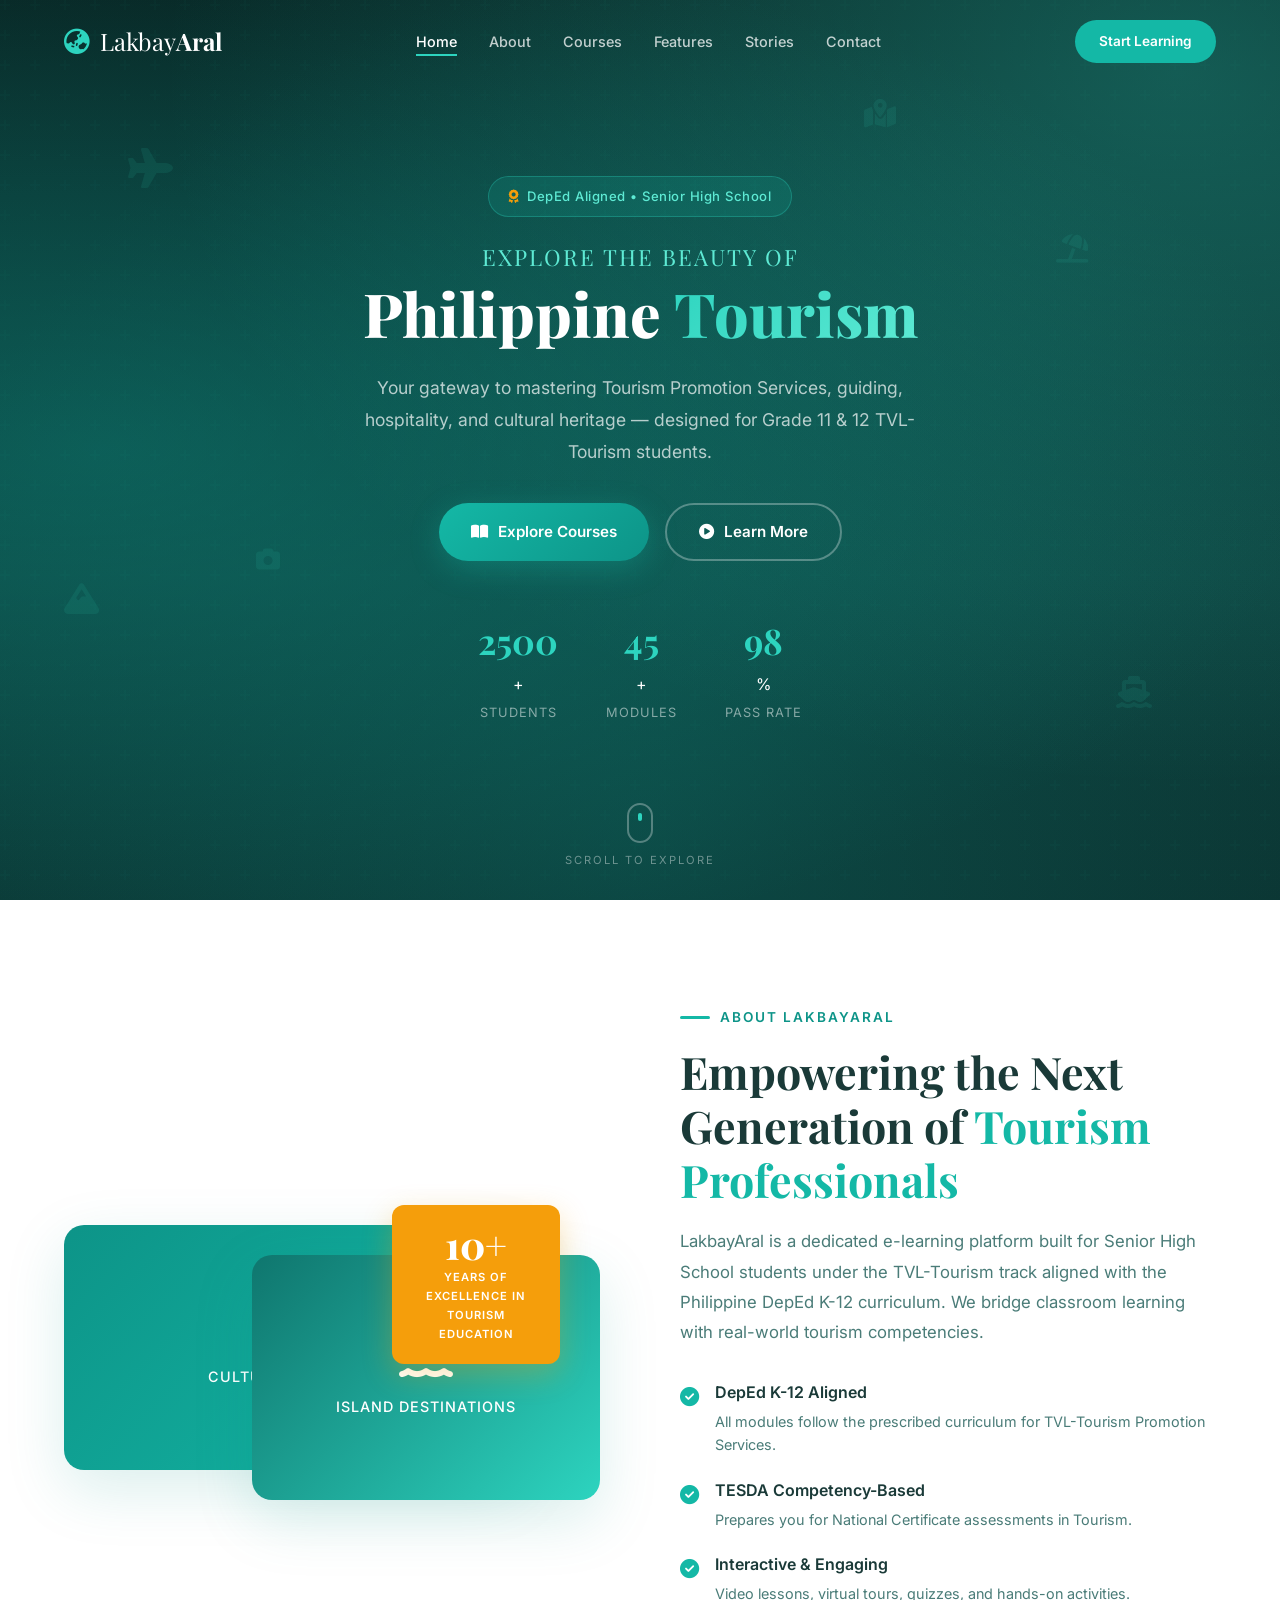
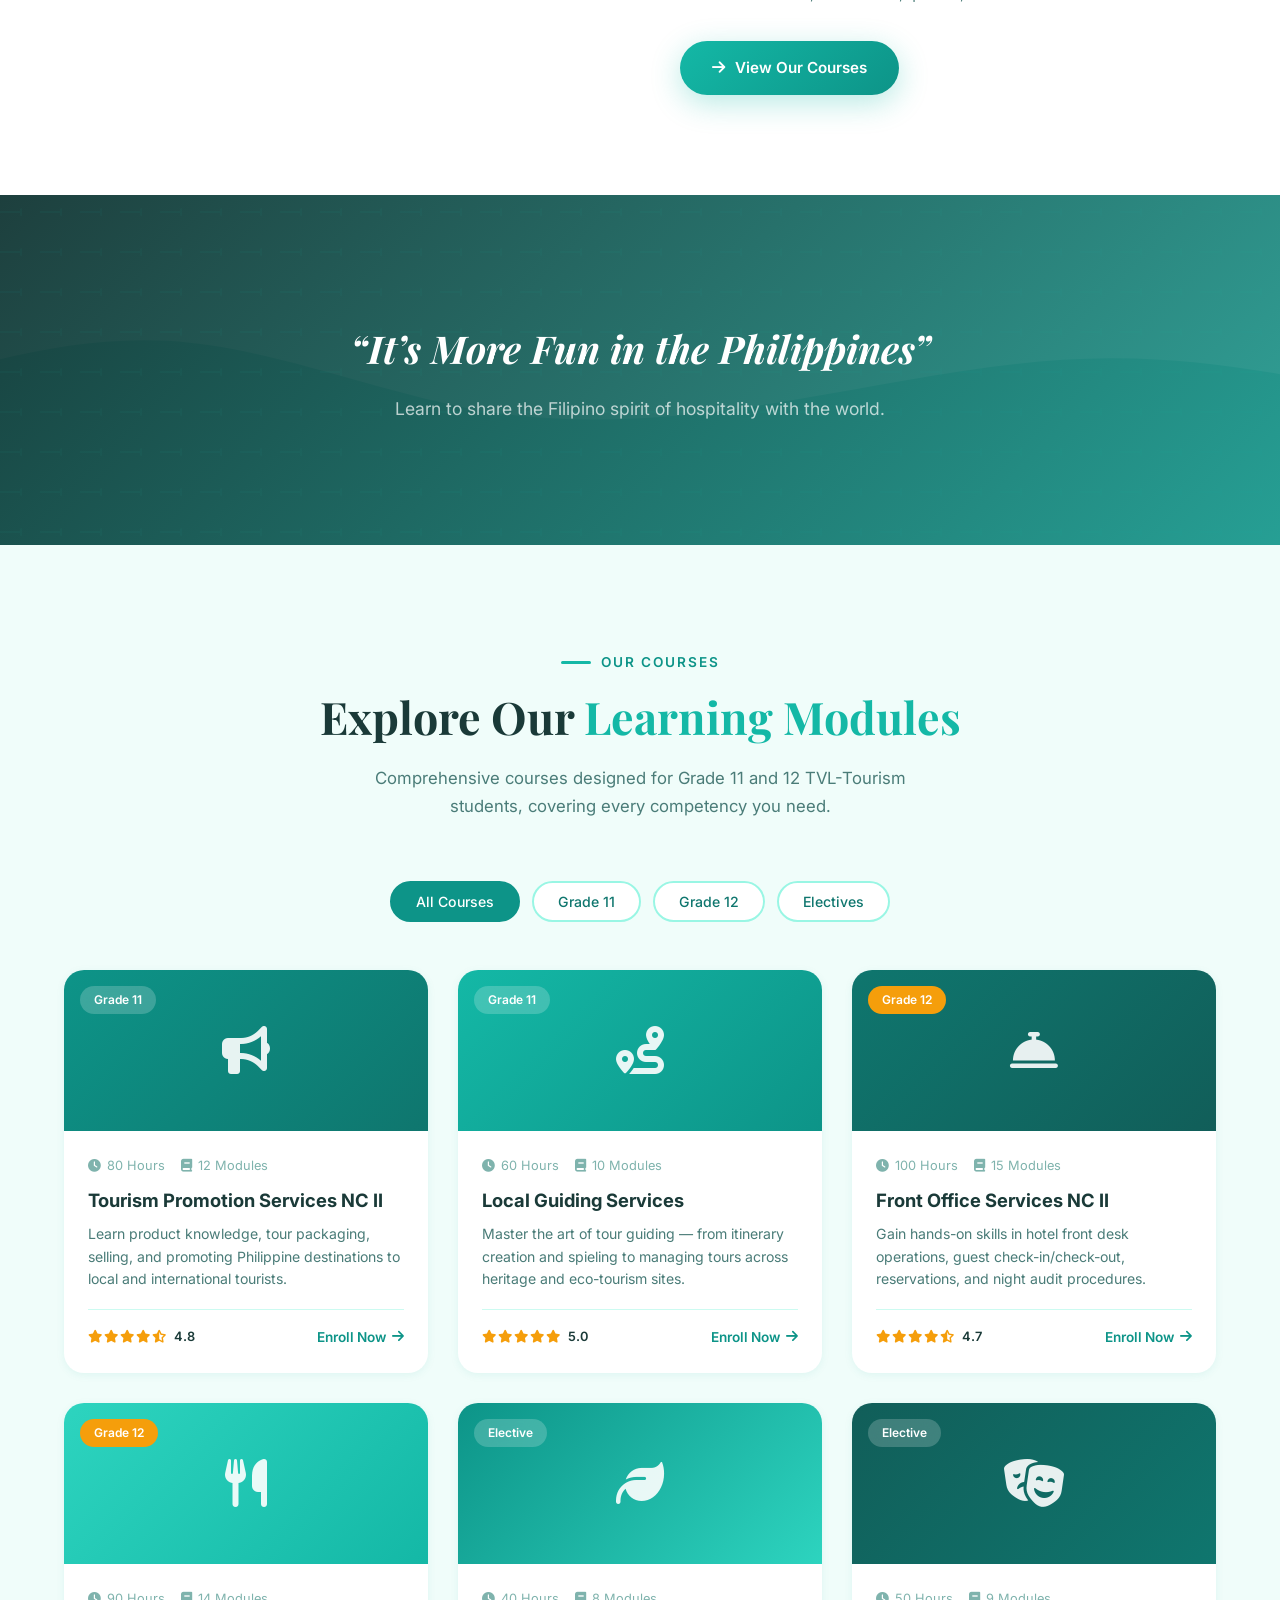
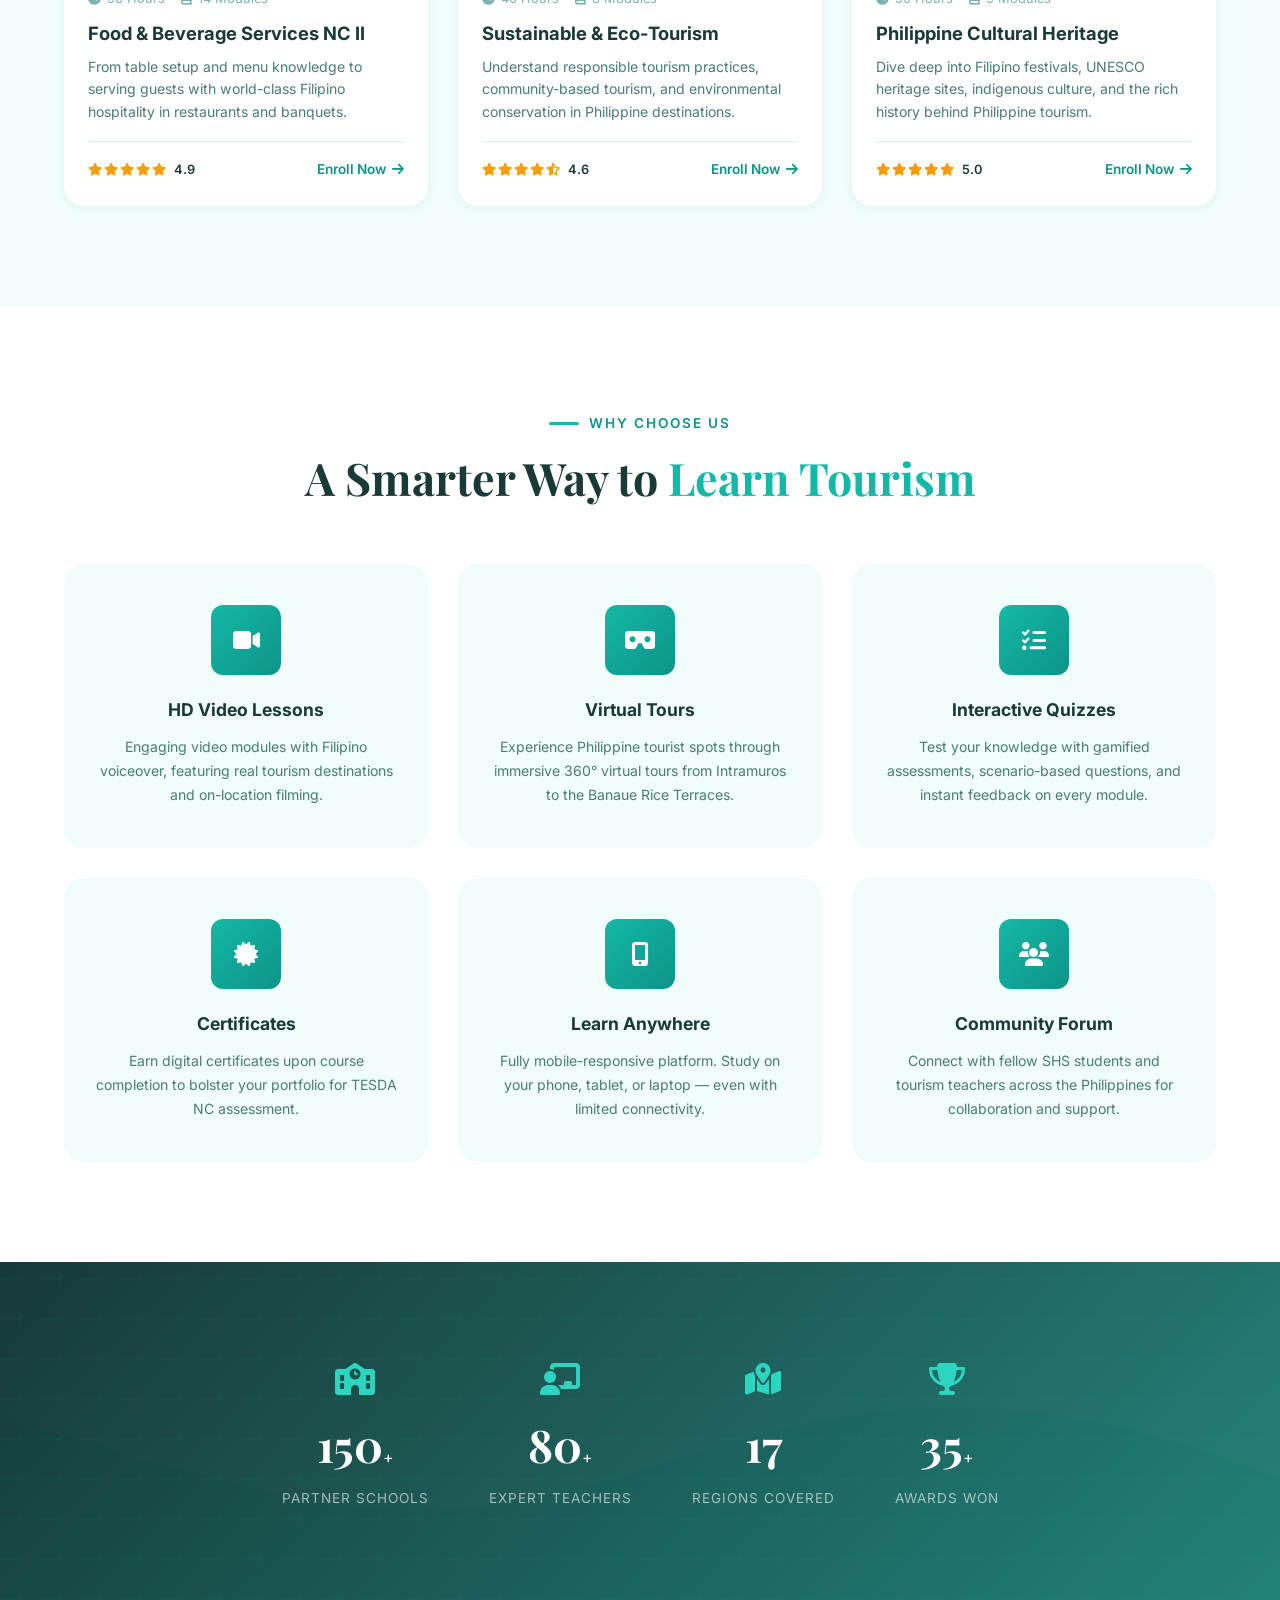
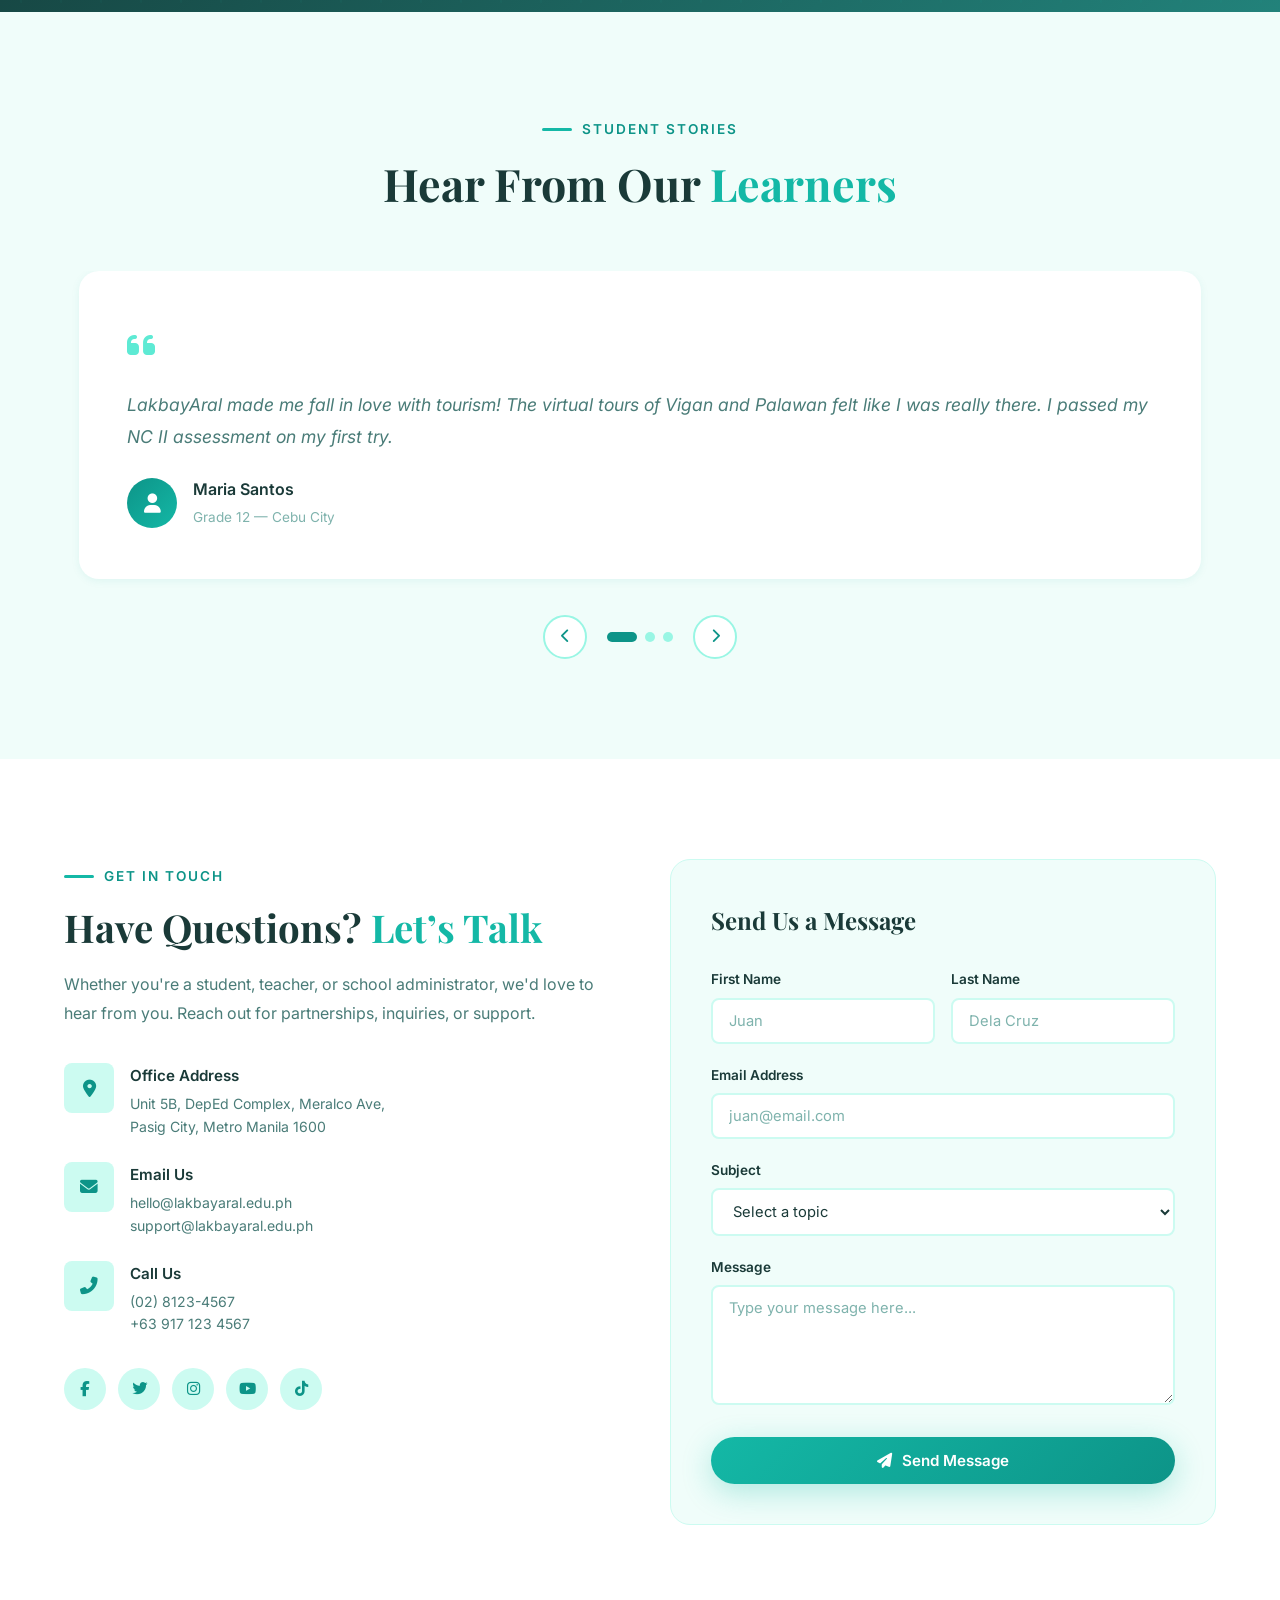
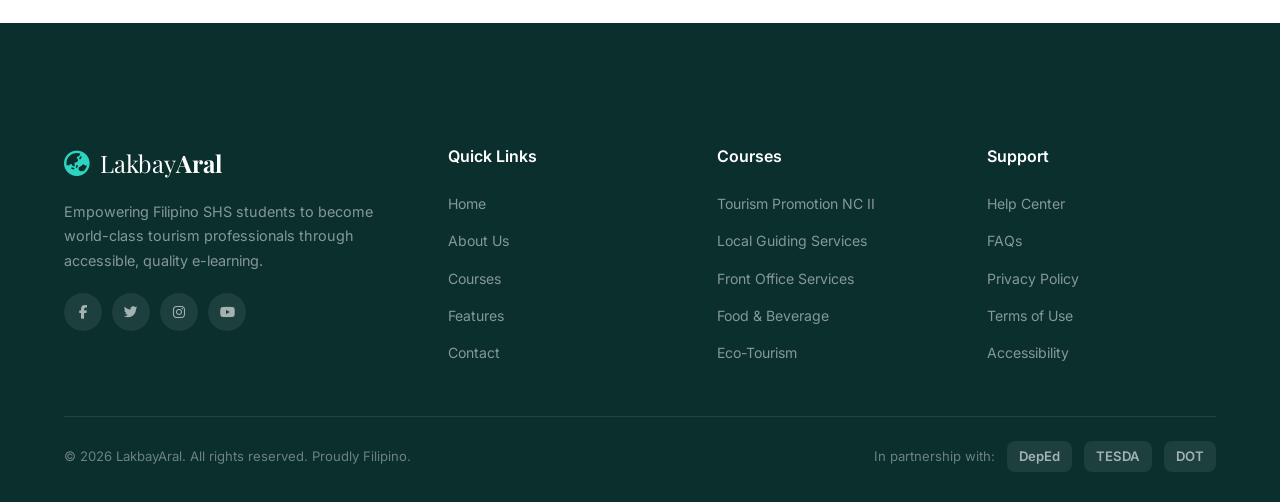
<file: index.html>
<!DOCTYPE html>
<html lang="en">
<head>
  <meta charset="UTF-8">
  <meta name="viewport" content="width=device-width, initial-scale=1.0">
  <title>LakbayAral — Philippine Tourism E-Learning</title>
  <link href="https://fonts.googleapis.com/css2?family=Playfair+Display:wght@400;600;700;800&family=Inter:wght@300;400;500;600;700&display=swap" rel="stylesheet">
  <link rel="stylesheet" href="https://cdnjs.cloudflare.com/ajax/libs/font-awesome/6.5.1/css/all.min.css">
  <link rel="stylesheet" href="styles.css">
</head>
<body>

  <!-- Preloader -->
  <div id="preloader">
    <div class="loader-inner">
      <div class="loader-compass">
        <i class="fas fa-compass"></i>
      </div>
      <p>Discovering Philippines...</p>
    </div>
  </div>

  <!-- Floating Nav -->
  <nav id="navbar">
    <div class="nav-container">
      <a href="#" class="logo">
        <i class="fas fa-globe-asia"></i>
        <span>Lakbay<strong>Aral</strong></span>
      </a>
      <ul class="nav-links" id="navLinks">
        <li><a href="#home" class="active">Home</a></li>
        <li><a href="#about">About</a></li>
        <li><a href="#courses">Courses</a></li>
        <li><a href="#features">Features</a></li>
        <li><a href="#testimonials">Stories</a></li>
        <li><a href="#contact">Contact</a></li>
      </ul>
      <a href="#courses" class="nav-cta">Start Learning</a>
      <button class="hamburger" id="hamburger" aria-label="Toggle menu">
        <span></span>
        <span></span>
        <span></span>
      </button>
    </div>
  </nav>

  <!-- Hero Section with Parallax -->
  <section id="home" class="hero">
    <div class="hero-parallax-bg"></div>
    <div class="hero-overlay"></div>
    <div class="floating-elements">
      <div class="float-item float-1"><i class="fas fa-plane"></i></div>
      <div class="float-item float-2"><i class="fas fa-umbrella-beach"></i></div>
      <div class="float-item float-3"><i class="fas fa-mountain"></i></div>
      <div class="float-item float-4"><i class="fas fa-ship"></i></div>
      <div class="float-item float-5"><i class="fas fa-camera"></i></div>
      <div class="float-item float-6"><i class="fas fa-map-marked-alt"></i></div>
    </div>
    <div class="hero-content">
      <div class="hero-badge animate-on-scroll">
        <i class="fas fa-award"></i>
        <span>DepEd Aligned &bull; Senior High School</span>
      </div>
      <h1 class="hero-title animate-on-scroll">
        <span class="line-1">Explore the Beauty of</span>
        <span class="line-2">Philippine <em>Tourism</em></span>
      </h1>
      <p class="hero-subtitle animate-on-scroll">
        Your gateway to mastering Tourism Promotion Services, guiding, hospitality, and cultural heritage — designed for Grade 11 &amp; 12 TVL-Tourism students.
      </p>
      <div class="hero-actions animate-on-scroll">
        <a href="#courses" class="btn btn-primary">
          <i class="fas fa-book-open"></i>
          Explore Courses
        </a>
        <a href="#about" class="btn btn-outline">
          <i class="fas fa-play-circle"></i>
          Learn More
        </a>
      </div>
      <div class="hero-stats animate-on-scroll">
        <div class="stat">
          <span class="stat-number" data-target="2500">0</span>+
          <span class="stat-label">Students</span>
        </div>
        <div class="stat">
          <span class="stat-number" data-target="45">0</span>+
          <span class="stat-label">Modules</span>
        </div>
        <div class="stat">
          <span class="stat-number" data-target="98">0</span>%
          <span class="stat-label">Pass Rate</span>
        </div>
      </div>
    </div>
    <div class="scroll-indicator">
      <div class="mouse">
        <div class="wheel"></div>
      </div>
      <p>Scroll to explore</p>
    </div>
  </section>

  <!-- About Section -->
  <section id="about" class="about section">
    <div class="container">
      <div class="about-grid">
        <div class="about-images animate-on-scroll">
          <div class="img-card img-card-1">
            <div class="img-placeholder" style="background: linear-gradient(135deg, #0d9488, #14b8a6);">
              <i class="fas fa-landmark fa-3x"></i>
              <p>Cultural Heritage</p>
            </div>
          </div>
          <div class="img-card img-card-2">
            <div class="img-placeholder" style="background: linear-gradient(135deg, #0f766e, #2dd4bf);">
              <i class="fas fa-water fa-3x"></i>
              <p>Island Destinations</p>
            </div>
          </div>
          <div class="experience-badge">
            <span class="exp-number">10+</span>
            <span class="exp-text">Years of Excellence in Tourism Education</span>
          </div>
        </div>
        <div class="about-content">
          <div class="section-label animate-on-scroll">
            <span></span> About LakbayAral
          </div>
          <h2 class="section-title animate-on-scroll">
            Empowering the Next Generation of <em>Tourism Professionals</em>
          </h2>
          <p class="about-text animate-on-scroll">
            LakbayAral is a dedicated e-learning platform built for Senior High School students under the TVL-Tourism track aligned with the Philippine DepEd K-12 curriculum. We bridge classroom learning with real-world tourism competencies.
          </p>
          <div class="about-features">
            <div class="about-feature animate-on-scroll">
              <div class="feature-icon">
                <i class="fas fa-check-circle"></i>
              </div>
              <div>
                <h4>DepEd K-12 Aligned</h4>
                <p>All modules follow the prescribed curriculum for TVL-Tourism Promotion Services.</p>
              </div>
            </div>
            <div class="about-feature animate-on-scroll">
              <div class="feature-icon">
                <i class="fas fa-check-circle"></i>
              </div>
              <div>
                <h4>TESDA Competency-Based</h4>
                <p>Prepares you for National Certificate assessments in Tourism.</p>
              </div>
            </div>
            <div class="about-feature animate-on-scroll">
              <div class="feature-icon">
                <i class="fas fa-check-circle"></i>
              </div>
              <div>
                <h4>Interactive &amp; Engaging</h4>
                <p>Video lessons, virtual tours, quizzes, and hands-on activities.</p>
              </div>
            </div>
          </div>
          <a href="#courses" class="btn btn-primary animate-on-scroll">
            <i class="fas fa-arrow-right"></i>
            View Our Courses
          </a>
        </div>
      </div>
    </div>
  </section>

  <!-- Parallax Divider -->
  <section class="parallax-divider parallax-1">
    <div class="parallax-overlay"></div>
    <div class="parallax-content">
      <h2 class="animate-on-scroll">&ldquo;It&rsquo;s More Fun in the Philippines&rdquo;</h2>
      <p class="animate-on-scroll">Learn to share the Filipino spirit of hospitality with the world.</p>
    </div>
  </section>

  <!-- Courses Section -->
  <section id="courses" class="courses section">
    <div class="container">
      <div class="section-header text-center">
        <div class="section-label animate-on-scroll"><span></span> Our Courses</div>
        <h2 class="section-title animate-on-scroll">
          Explore Our <em>Learning Modules</em>
        </h2>
        <p class="section-subtitle animate-on-scroll">
          Comprehensive courses designed for Grade 11 and 12 TVL-Tourism students, covering every competency you need.
        </p>
      </div>

      <!-- Course Filter -->
      <div class="course-filter animate-on-scroll">
        <button class="filter-btn active" data-filter="all">All Courses</button>
        <button class="filter-btn" data-filter="grade11">Grade 11</button>
        <button class="filter-btn" data-filter="grade12">Grade 12</button>
        <button class="filter-btn" data-filter="elective">Electives</button>
      </div>

      <div class="courses-grid">
        <!-- Course 1 -->
        <div class="course-card animate-on-scroll" data-category="grade11">
          <div class="course-image" style="background: linear-gradient(135deg, #0d9488, #0f766e);">
            <div class="course-badge">Grade 11</div>
            <div class="course-icon"><i class="fas fa-bullhorn"></i></div>
          </div>
          <div class="course-body">
            <div class="course-meta">
              <span><i class="fas fa-clock"></i> 80 Hours</span>
              <span><i class="fas fa-book"></i> 12 Modules</span>
            </div>
            <h3>Tourism Promotion Services NC II</h3>
            <p>Learn product knowledge, tour packaging, selling, and promoting Philippine destinations to local and international tourists.</p>
            <div class="course-footer">
              <div class="course-rating">
                <i class="fas fa-star"></i>
                <i class="fas fa-star"></i>
                <i class="fas fa-star"></i>
                <i class="fas fa-star"></i>
                <i class="fas fa-star-half-alt"></i>
                <span>4.8</span>
              </div>
              <a href="#" class="course-link">Enroll Now <i class="fas fa-arrow-right"></i></a>
            </div>
          </div>
        </div>

        <!-- Course 2 -->
        <div class="course-card animate-on-scroll" data-category="grade11">
          <div class="course-image" style="background: linear-gradient(135deg, #14b8a6, #0d9488);">
            <div class="course-badge">Grade 11</div>
            <div class="course-icon"><i class="fas fa-route"></i></div>
          </div>
          <div class="course-body">
            <div class="course-meta">
              <span><i class="fas fa-clock"></i> 60 Hours</span>
              <span><i class="fas fa-book"></i> 10 Modules</span>
            </div>
            <h3>Local Guiding Services</h3>
            <p>Master the art of tour guiding — from itinerary creation and spieling to managing tours across heritage and eco-tourism sites.</p>
            <div class="course-footer">
              <div class="course-rating">
                <i class="fas fa-star"></i>
                <i class="fas fa-star"></i>
                <i class="fas fa-star"></i>
                <i class="fas fa-star"></i>
                <i class="fas fa-star"></i>
                <span>5.0</span>
              </div>
              <a href="#" class="course-link">Enroll Now <i class="fas fa-arrow-right"></i></a>
            </div>
          </div>
        </div>

        <!-- Course 3 -->
        <div class="course-card animate-on-scroll" data-category="grade12">
          <div class="course-image" style="background: linear-gradient(135deg, #0f766e, #115e59);">
            <div class="course-badge highlight">Grade 12</div>
            <div class="course-icon"><i class="fas fa-concierge-bell"></i></div>
          </div>
          <div class="course-body">
            <div class="course-meta">
              <span><i class="fas fa-clock"></i> 100 Hours</span>
              <span><i class="fas fa-book"></i> 15 Modules</span>
            </div>
            <h3>Front Office Services NC II</h3>
            <p>Gain hands-on skills in hotel front desk operations, guest check-in/check-out, reservations, and night audit procedures.</p>
            <div class="course-footer">
              <div class="course-rating">
                <i class="fas fa-star"></i>
                <i class="fas fa-star"></i>
                <i class="fas fa-star"></i>
                <i class="fas fa-star"></i>
                <i class="fas fa-star-half-alt"></i>
                <span>4.7</span>
              </div>
              <a href="#" class="course-link">Enroll Now <i class="fas fa-arrow-right"></i></a>
            </div>
          </div>
        </div>

        <!-- Course 4 -->
        <div class="course-card animate-on-scroll" data-category="grade12">
          <div class="course-image" style="background: linear-gradient(135deg, #2dd4bf, #14b8a6);">
            <div class="course-badge highlight">Grade 12</div>
            <div class="course-icon"><i class="fas fa-utensils"></i></div>
          </div>
          <div class="course-body">
            <div class="course-meta">
              <span><i class="fas fa-clock"></i> 90 Hours</span>
              <span><i class="fas fa-book"></i> 14 Modules</span>
            </div>
            <h3>Food &amp; Beverage Services NC II</h3>
            <p>From table setup and menu knowledge to serving guests with world-class Filipino hospitality in restaurants and banquets.</p>
            <div class="course-footer">
              <div class="course-rating">
                <i class="fas fa-star"></i>
                <i class="fas fa-star"></i>
                <i class="fas fa-star"></i>
                <i class="fas fa-star"></i>
                <i class="fas fa-star"></i>
                <span>4.9</span>
              </div>
              <a href="#" class="course-link">Enroll Now <i class="fas fa-arrow-right"></i></a>
            </div>
          </div>
        </div>

        <!-- Course 5 -->
        <div class="course-card animate-on-scroll" data-category="elective">
          <div class="course-image" style="background: linear-gradient(135deg, #0d9488, #2dd4bf);">
            <div class="course-badge">Elective</div>
            <div class="course-icon"><i class="fas fa-leaf"></i></div>
          </div>
          <div class="course-body">
            <div class="course-meta">
              <span><i class="fas fa-clock"></i> 40 Hours</span>
              <span><i class="fas fa-book"></i> 8 Modules</span>
            </div>
            <h3>Sustainable &amp; Eco-Tourism</h3>
            <p>Understand responsible tourism practices, community-based tourism, and environmental conservation in Philippine destinations.</p>
            <div class="course-footer">
              <div class="course-rating">
                <i class="fas fa-star"></i>
                <i class="fas fa-star"></i>
                <i class="fas fa-star"></i>
                <i class="fas fa-star"></i>
                <i class="fas fa-star-half-alt"></i>
                <span>4.6</span>
              </div>
              <a href="#" class="course-link">Enroll Now <i class="fas fa-arrow-right"></i></a>
            </div>
          </div>
        </div>

        <!-- Course 6 -->
        <div class="course-card animate-on-scroll" data-category="elective">
          <div class="course-image" style="background: linear-gradient(135deg, #115e59, #0f766e);">
            <div class="course-badge">Elective</div>
            <div class="course-icon"><i class="fas fa-masks-theater"></i></div>
          </div>
          <div class="course-body">
            <div class="course-meta">
              <span><i class="fas fa-clock"></i> 50 Hours</span>
              <span><i class="fas fa-book"></i> 9 Modules</span>
            </div>
            <h3>Philippine Cultural Heritage</h3>
            <p>Dive deep into Filipino festivals, UNESCO heritage sites, indigenous culture, and the rich history behind Philippine tourism.</p>
            <div class="course-footer">
              <div class="course-rating">
                <i class="fas fa-star"></i>
                <i class="fas fa-star"></i>
                <i class="fas fa-star"></i>
                <i class="fas fa-star"></i>
                <i class="fas fa-star"></i>
                <span>5.0</span>
              </div>
              <a href="#" class="course-link">Enroll Now <i class="fas fa-arrow-right"></i></a>
            </div>
          </div>
        </div>
      </div>
    </div>
  </section>

  <!-- Features Section -->
  <section id="features" class="features section">
    <div class="container">
      <div class="section-header text-center">
        <div class="section-label animate-on-scroll"><span></span> Why Choose Us</div>
        <h2 class="section-title animate-on-scroll">
          A Smarter Way to <em>Learn Tourism</em>
        </h2>
      </div>
      <div class="features-grid">
        <div class="feature-card animate-on-scroll">
          <div class="feature-card-icon">
            <i class="fas fa-video"></i>
          </div>
          <h3>HD Video Lessons</h3>
          <p>Engaging video modules with Filipino voiceover, featuring real tourism destinations and on-location filming.</p>
        </div>
        <div class="feature-card animate-on-scroll">
          <div class="feature-card-icon">
            <i class="fas fa-vr-cardboard"></i>
          </div>
          <h3>Virtual Tours</h3>
          <p>Experience Philippine tourist spots through immersive 360&deg; virtual tours from Intramuros to the Banaue Rice Terraces.</p>
        </div>
        <div class="feature-card animate-on-scroll">
          <div class="feature-card-icon">
            <i class="fas fa-tasks"></i>
          </div>
          <h3>Interactive Quizzes</h3>
          <p>Test your knowledge with gamified assessments, scenario-based questions, and instant feedback on every module.</p>
        </div>
        <div class="feature-card animate-on-scroll">
          <div class="feature-card-icon">
            <i class="fas fa-certificate"></i>
          </div>
          <h3>Certificates</h3>
          <p>Earn digital certificates upon course completion to bolster your portfolio for TESDA NC assessment.</p>
        </div>
        <div class="feature-card animate-on-scroll">
          <div class="feature-card-icon">
            <i class="fas fa-mobile-alt"></i>
          </div>
          <h3>Learn Anywhere</h3>
          <p>Fully mobile-responsive platform. Study on your phone, tablet, or laptop — even with limited connectivity.</p>
        </div>
        <div class="feature-card animate-on-scroll">
          <div class="feature-card-icon">
            <i class="fas fa-users"></i>
          </div>
          <h3>Community Forum</h3>
          <p>Connect with fellow SHS students and tourism teachers across the Philippines for collaboration and support.</p>
        </div>
      </div>
    </div>
  </section>

  <!-- Parallax Divider 2 -->
  <section class="parallax-divider parallax-2">
    <div class="parallax-overlay"></div>
    <div class="parallax-content">
      <div class="cta-stats animate-on-scroll">
        <div class="cta-stat">
          <i class="fas fa-school"></i>
          <span class="stat-number" data-target="150">0</span>+
          <p>Partner Schools</p>
        </div>
        <div class="cta-stat">
          <i class="fas fa-chalkboard-teacher"></i>
          <span class="stat-number" data-target="80">0</span>+
          <p>Expert Teachers</p>
        </div>
        <div class="cta-stat">
          <i class="fas fa-map-marked-alt"></i>
          <span class="stat-number" data-target="17">0</span>
          <p>Regions Covered</p>
        </div>
        <div class="cta-stat">
          <i class="fas fa-trophy"></i>
          <span class="stat-number" data-target="35">0</span>+
          <p>Awards Won</p>
        </div>
      </div>
    </div>
  </section>

  <!-- Testimonials -->
  <section id="testimonials" class="testimonials section">
    <div class="container">
      <div class="section-header text-center">
        <div class="section-label animate-on-scroll"><span></span> Student Stories</div>
        <h2 class="section-title animate-on-scroll">
          Hear From Our <em>Learners</em>
        </h2>
      </div>
      <div class="testimonials-slider">
        <div class="testimonial-track" id="testimonialTrack">
          <div class="testimonial-card">
            <div class="testimonial-quote"><i class="fas fa-quote-left"></i></div>
            <p>LakbayAral made me fall in love with tourism! The virtual tours of Vigan and Palawan felt like I was really there. I passed my NC II assessment on my first try.</p>
            <div class="testimonial-author">
              <div class="author-avatar" style="background: linear-gradient(135deg, #0d9488, #14b8a6);">
                <i class="fas fa-user"></i>
              </div>
              <div>
                <h4>Maria Santos</h4>
                <span>Grade 12 — Cebu City</span>
              </div>
            </div>
          </div>
          <div class="testimonial-card">
            <div class="testimonial-quote"><i class="fas fa-quote-left"></i></div>
            <p>As a teacher, this platform saved me hours of preparation. The modules are well-structured, and my students are more engaged than ever before in tourism class.</p>
            <div class="testimonial-author">
              <div class="author-avatar" style="background: linear-gradient(135deg, #0f766e, #2dd4bf);">
                <i class="fas fa-user"></i>
              </div>
              <div>
                <h4>Sir Jomar Reyes</h4>
                <span>SHS Teacher — Davao</span>
              </div>
            </div>
          </div>
          <div class="testimonial-card">
            <div class="testimonial-quote"><i class="fas fa-quote-left"></i></div>
            <p>I studied using LakbayAral even on my phone while commuting. The bite-sized lessons and quizzes are perfect. Now I'm interning at a 5-star hotel in Manila!</p>
            <div class="testimonial-author">
              <div class="author-avatar" style="background: linear-gradient(135deg, #115e59, #14b8a6);">
                <i class="fas fa-user"></i>
              </div>
              <div>
                <h4>Andrei Cruz</h4>
                <span>Grade 12 — Manila</span>
              </div>
            </div>
          </div>
        </div>
        <div class="slider-controls">
          <button class="slider-btn" id="prevSlide"><i class="fas fa-chevron-left"></i></button>
          <div class="slider-dots" id="sliderDots"></div>
          <button class="slider-btn" id="nextSlide"><i class="fas fa-chevron-right"></i></button>
        </div>
      </div>
    </div>
  </section>

  <!-- Contact Section -->
  <section id="contact" class="contact section">
    <div class="container">
      <div class="contact-grid">
        <div class="contact-info">
          <div class="section-label animate-on-scroll"><span></span> Get In Touch</div>
          <h2 class="section-title animate-on-scroll">
            Have Questions? <em>Let&rsquo;s Talk</em>
          </h2>
          <p class="animate-on-scroll">
            Whether you're a student, teacher, or school administrator, we'd love to hear from you. Reach out for partnerships, inquiries, or support.
          </p>
          <div class="contact-details">
            <div class="contact-item animate-on-scroll">
              <div class="contact-icon"><i class="fas fa-map-marker-alt"></i></div>
              <div>
                <h4>Office Address</h4>
                <p>Unit 5B, DepEd Complex, Meralco Ave,<br>Pasig City, Metro Manila 1600</p>
              </div>
            </div>
            <div class="contact-item animate-on-scroll">
              <div class="contact-icon"><i class="fas fa-envelope"></i></div>
              <div>
                <h4>Email Us</h4>
                <p>hello@lakbayaral.edu.ph<br>support@lakbayaral.edu.ph</p>
              </div>
            </div>
            <div class="contact-item animate-on-scroll">
              <div class="contact-icon"><i class="fas fa-phone-alt"></i></div>
              <div>
                <h4>Call Us</h4>
                <p>(02) 8123-4567<br>+63 917 123 4567</p>
              </div>
            </div>
          </div>
          <div class="social-links animate-on-scroll">
            <a href="#" aria-label="Facebook"><i class="fab fa-facebook-f"></i></a>
            <a href="#" aria-label="Twitter"><i class="fab fa-twitter"></i></a>
            <a href="#" aria-label="Instagram"><i class="fab fa-instagram"></i></a>
            <a href="#" aria-label="YouTube"><i class="fab fa-youtube"></i></a>
            <a href="#" aria-label="TikTok"><i class="fab fa-tiktok"></i></a>
          </div>
        </div>
        <div class="contact-form-wrapper animate-on-scroll">
          <form id="contactForm" class="contact-form">
            <h3>Send Us a Message</h3>
            <div class="form-row">
              <div class="form-group">
                <label for="firstName">First Name</label>
                <input type="text" id="firstName" placeholder="Juan" required>
              </div>
              <div class="form-group">
                <label for="lastName">Last Name</label>
                <input type="text" id="lastName" placeholder="Dela Cruz" required>
              </div>
            </div>
            <div class="form-group">
              <label for="email">Email Address</label>
              <input type="email" id="email" placeholder="juan@email.com" required>
            </div>
            <div class="form-group">
              <label for="subject">Subject</label>
              <select id="subject" required>
                <option value="" disabled selected>Select a topic</option>
                <option value="enrollment">Course Enrollment</option>
                <option value="partnership">School Partnership</option>
                <option value="support">Technical Support</option>
                <option value="feedback">Feedback &amp; Suggestions</option>
                <option value="other">Other Inquiry</option>
              </select>
            </div>
            <div class="form-group">
              <label for="message">Message</label>
              <textarea id="message" rows="5" placeholder="Type your message here..." required></textarea>
            </div>
            <button type="submit" class="btn btn-primary btn-full">
              <i class="fas fa-paper-plane"></i>
              Send Message
            </button>
          </form>
        </div>
      </div>
    </div>
  </section>

  <!-- Footer -->
  <footer class="footer">
    <div class="footer-wave">
      <svg viewBox="0 0 1440 120" preserveAspectRatio="none">
        <path d="M0,60 C360,120 720,0 1080,60 C1260,90 1380,80 1440,60 L1440,120 L0,120 Z" fill="#0a2f2d"></path>
      </svg>
    </div>
    <div class="container">
      <div class="footer-grid">
        <div class="footer-brand">
          <a href="#" class="logo">
            <i class="fas fa-globe-asia"></i>
            <span>Lakbay<strong>Aral</strong></span>
          </a>
          <p>Empowering Filipino SHS students to become world-class tourism professionals through accessible, quality e-learning.</p>
          <div class="footer-socials">
            <a href="#" aria-label="Facebook"><i class="fab fa-facebook-f"></i></a>
            <a href="#" aria-label="Twitter"><i class="fab fa-twitter"></i></a>
            <a href="#" aria-label="Instagram"><i class="fab fa-instagram"></i></a>
            <a href="#" aria-label="YouTube"><i class="fab fa-youtube"></i></a>
          </div>
        </div>
        <div class="footer-links-col">
          <h4>Quick Links</h4>
          <ul>
            <li><a href="#home">Home</a></li>
            <li><a href="#about">About Us</a></li>
            <li><a href="#courses">Courses</a></li>
            <li><a href="#features">Features</a></li>
            <li><a href="#contact">Contact</a></li>
          </ul>
        </div>
        <div class="footer-links-col">
          <h4>Courses</h4>
          <ul>
            <li><a href="#">Tourism Promotion NC II</a></li>
            <li><a href="#">Local Guiding Services</a></li>
            <li><a href="#">Front Office Services</a></li>
            <li><a href="#">Food &amp; Beverage</a></li>
            <li><a href="#">Eco-Tourism</a></li>
          </ul>
        </div>
        <div class="footer-links-col">
          <h4>Support</h4>
          <ul>
            <li><a href="#">Help Center</a></li>
            <li><a href="#">FAQs</a></li>
            <li><a href="#">Privacy Policy</a></li>
            <li><a href="#">Terms of Use</a></li>
            <li><a href="#">Accessibility</a></li>
          </ul>
        </div>
      </div>
      <div class="footer-bottom">
        <p>&copy; 2026 LakbayAral. All rights reserved. Proudly Filipino.</p>
        <div class="footer-partners">
          <span>In partnership with:</span>
          <span class="partner">DepEd</span>
          <span class="partner">TESDA</span>
          <span class="partner">DOT</span>
        </div>
      </div>
    </div>
  </footer>

  <!-- Back to Top -->
  <button id="backToTop" class="back-to-top" aria-label="Back to top">
    <i class="fas fa-chevron-up"></i>
  </button>

  <script src="https://cdnjs.cloudflare.com/ajax/libs/jquery/3.7.1/jquery.min.js"></script>
  <script src="script.js"></script>
</body>
</html>
</file>
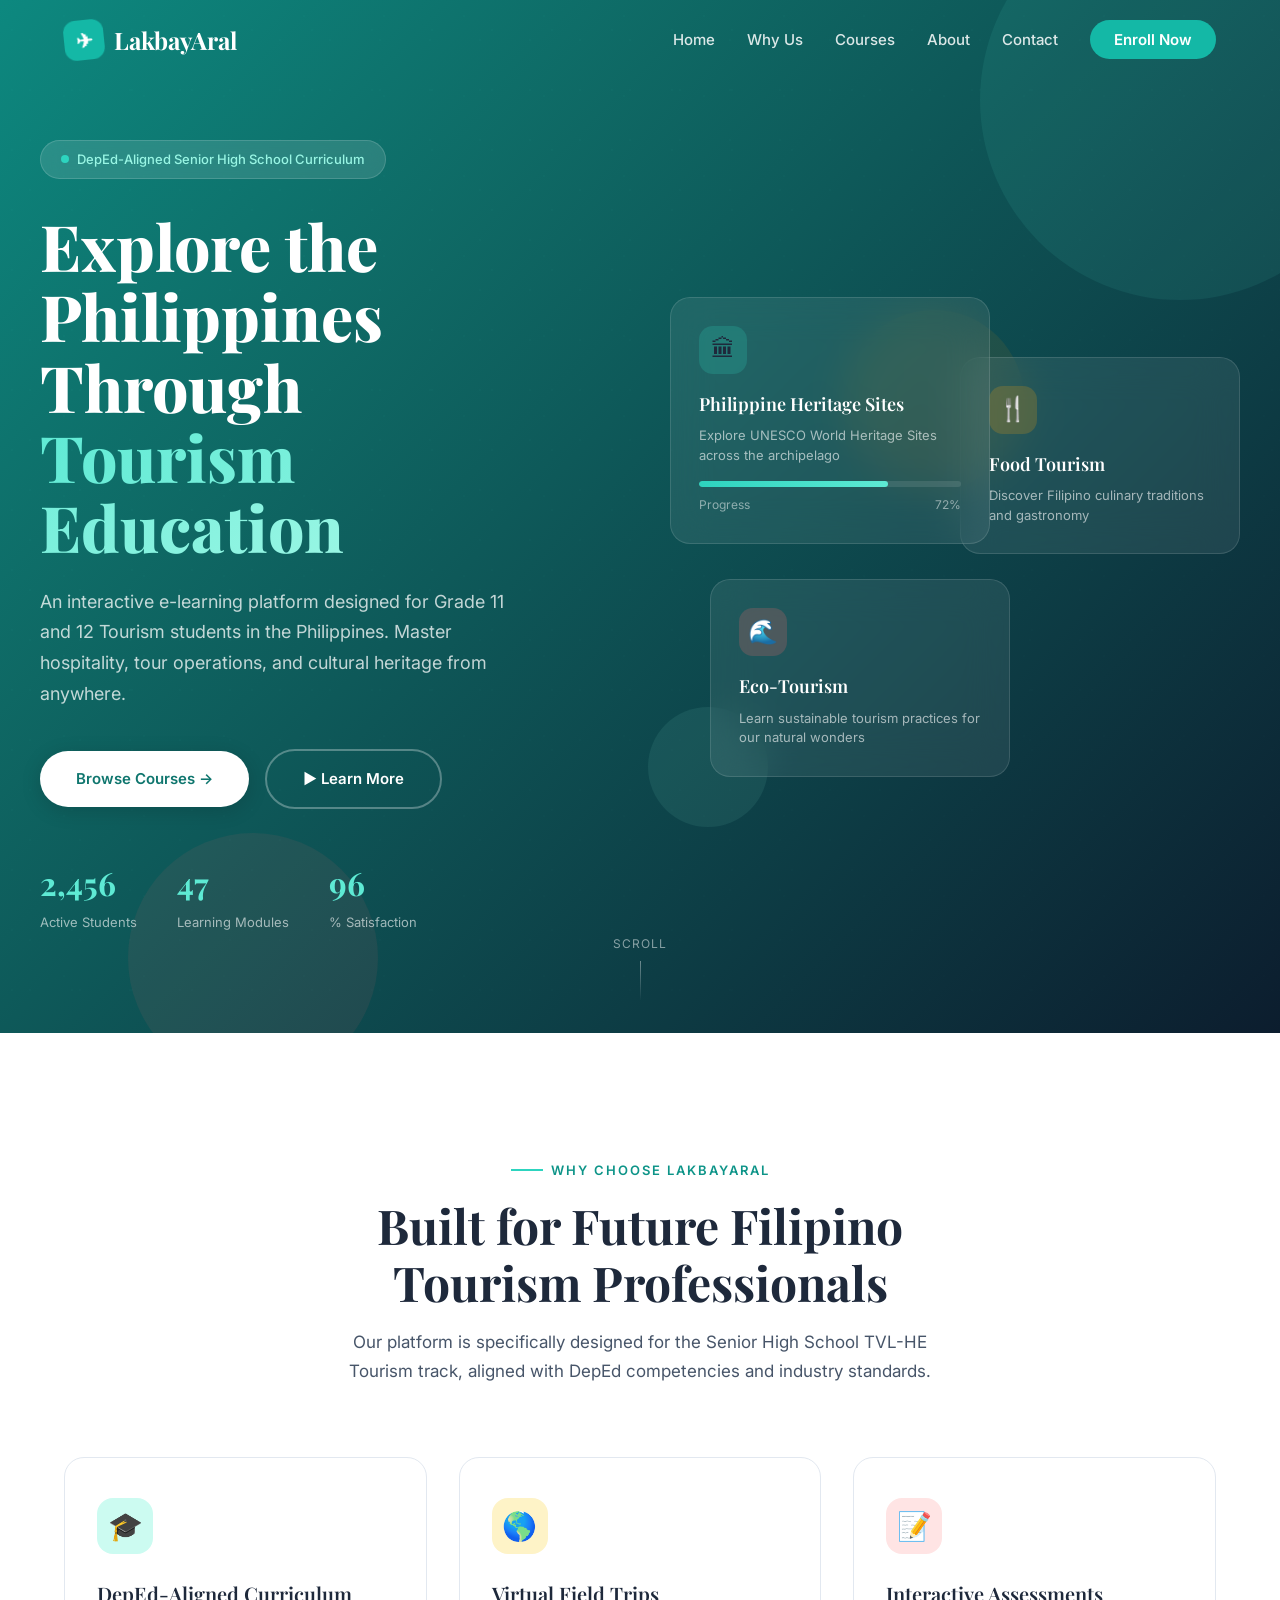
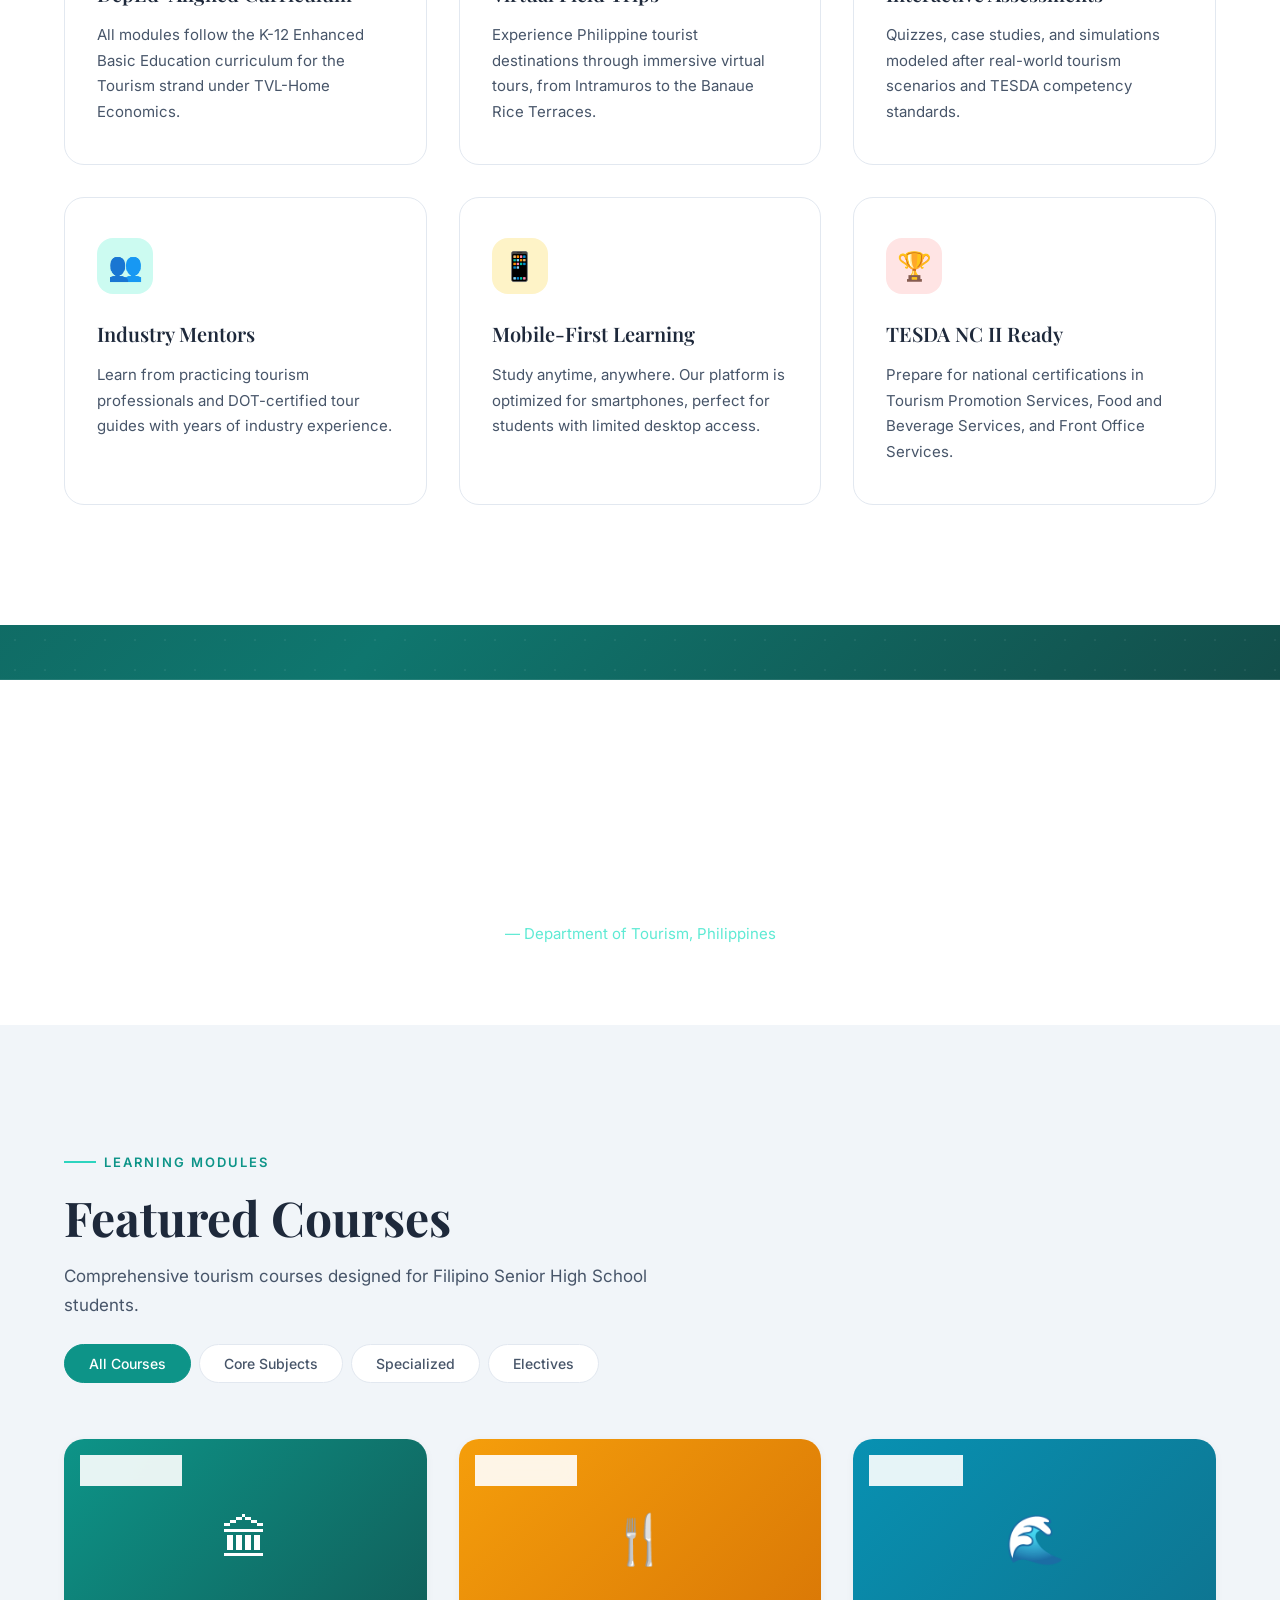
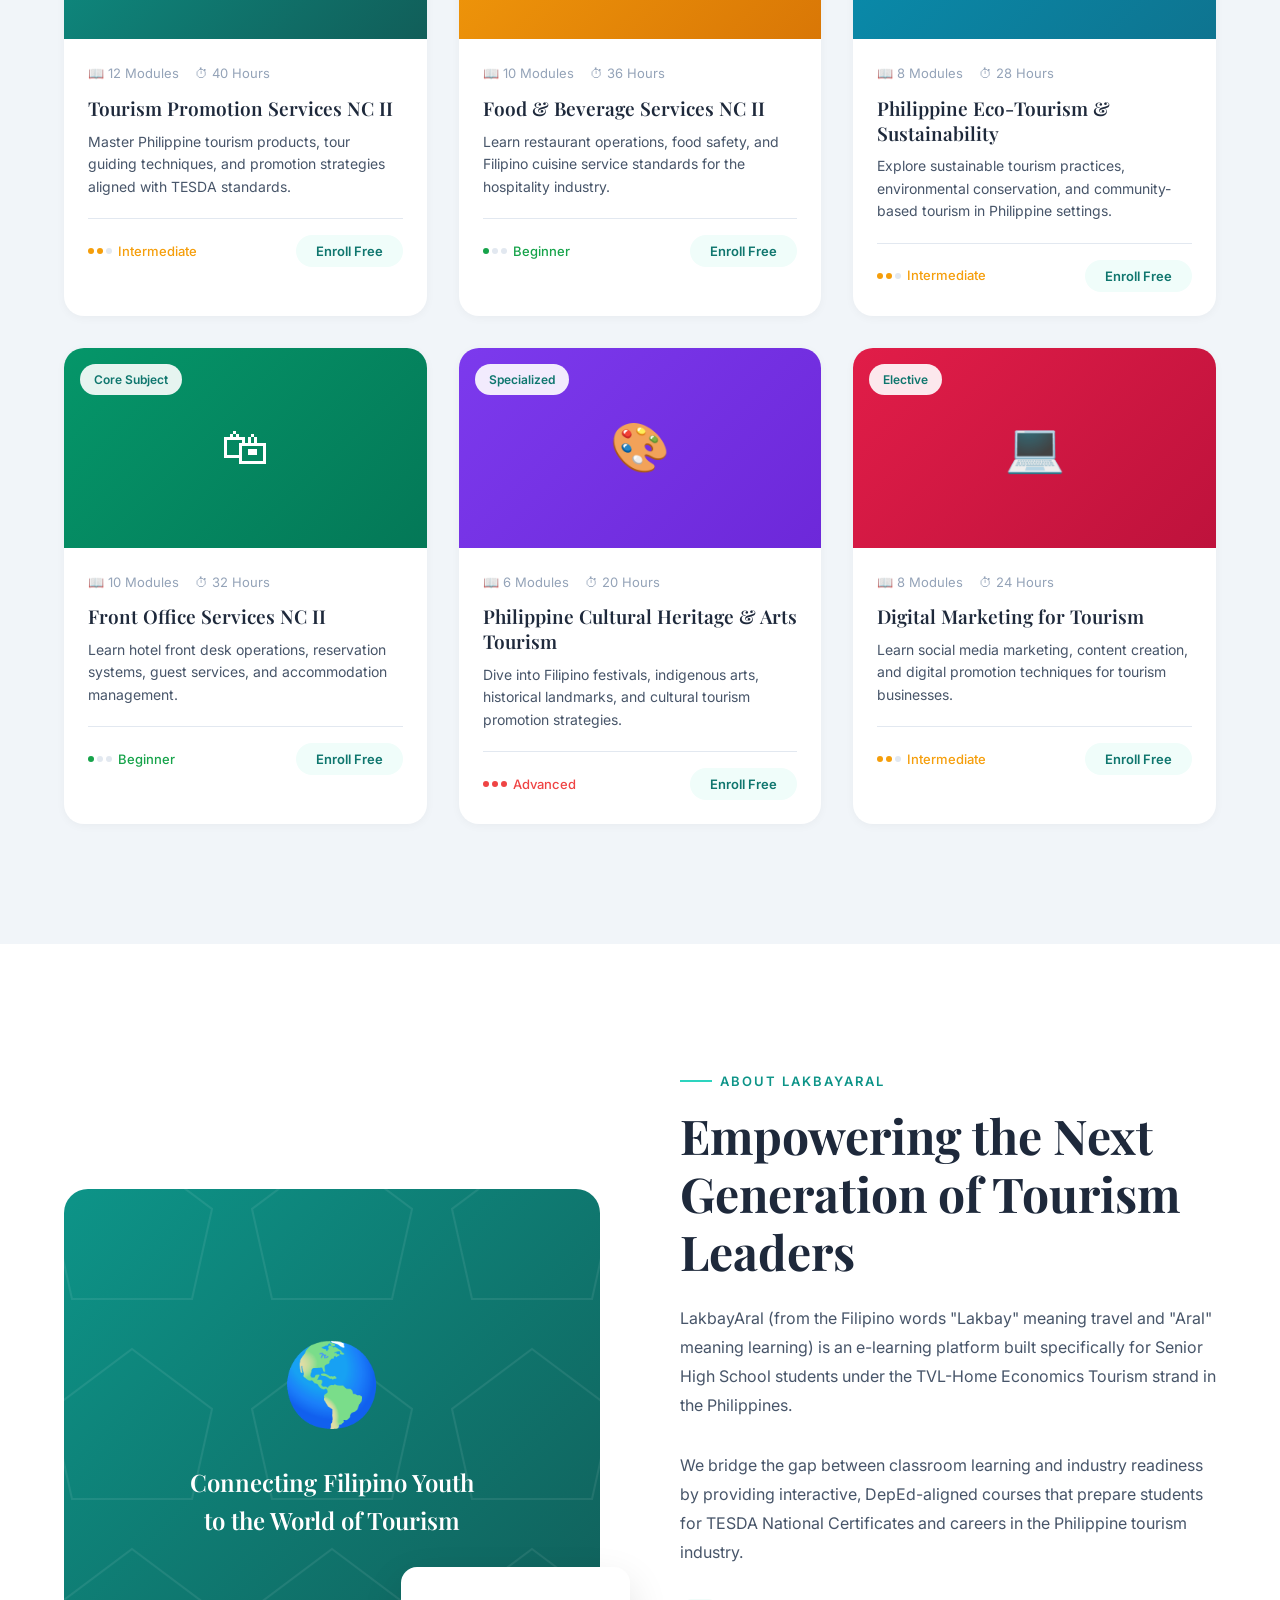
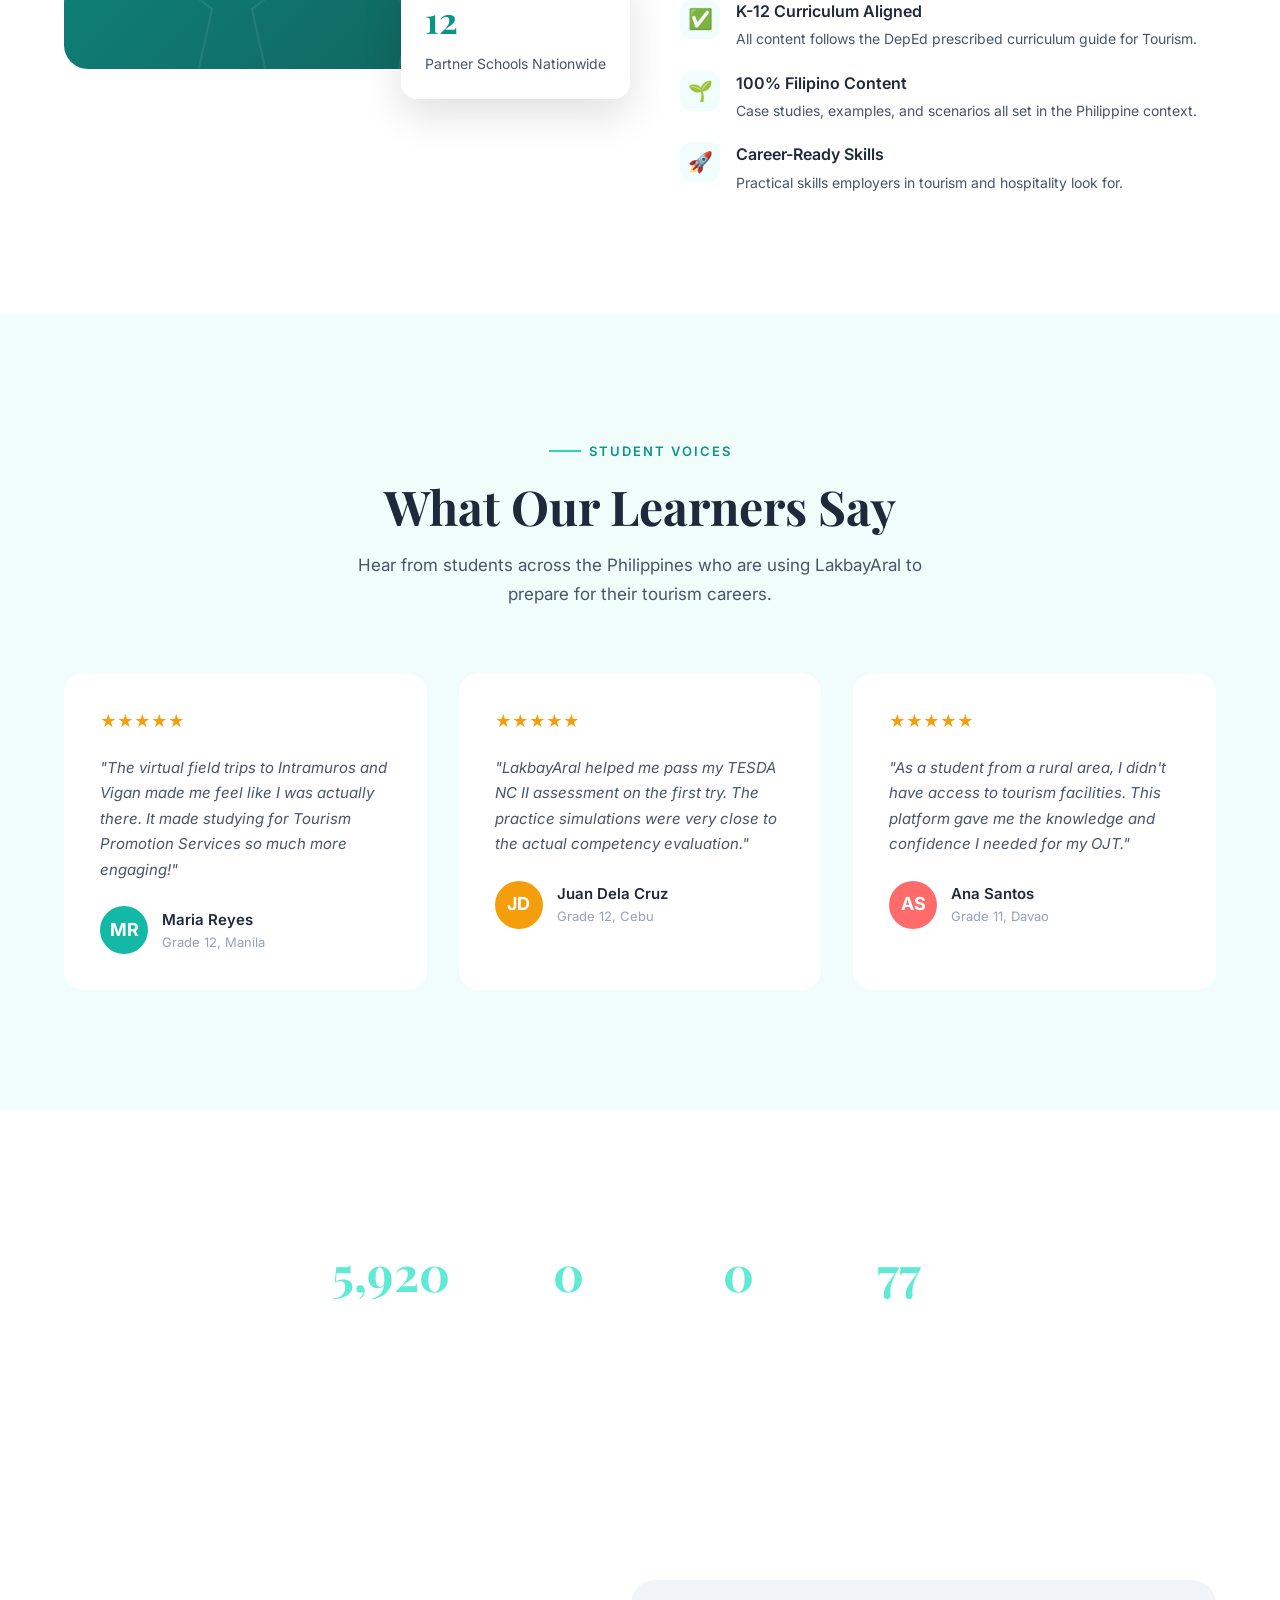
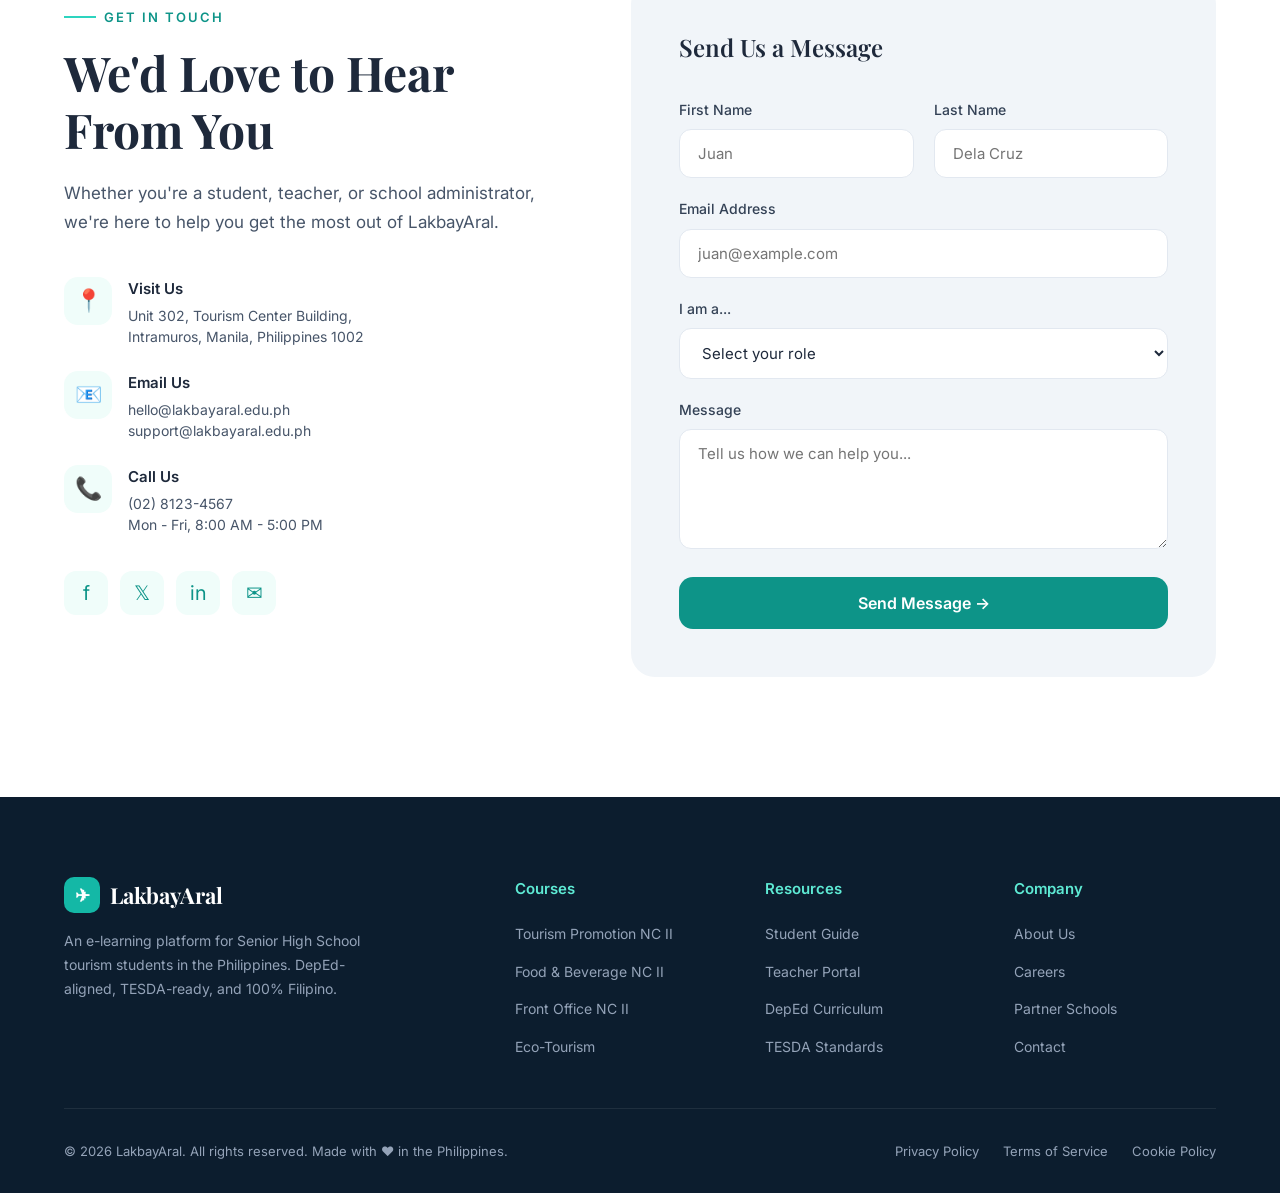
<file: optionB.html>
<!DOCTYPE html>
<html lang="en">
<head>
    <meta charset="UTF-8">
    <meta name="viewport" content="width=device-width, initial-scale=1.0">
    <title>LakbayAral - Tourism E-Learning for Senior High School Philippines</title>
    <link rel="preconnect" href="https://fonts.googleapis.com">
    <link rel="preconnect" href="https://fonts.gstatic.com" crossorigin>
    <link href="https://fonts.googleapis.com/css2?family=Playfair+Display:wght@400;500;600;700;800&family=Inter:wght@300;400;500;600;700&display=swap" rel="stylesheet">
    <script src="https://code.jquery.com/jquery-3.7.1.min.js"></script>
    <style>
        /* ============================================
           CSS VARIABLES
        ============================================ */
        :root {
            --teal-50: #f0fdfa;
            --teal-100: #ccfbf1;
            --teal-200: #99f6e4;
            --teal-300: #5eead4;
            --teal-400: #2dd4bf;
            --teal-500: #14b8a6;
            --teal-600: #0d9488;
            --teal-700: #0f766e;
            --teal-800: #115e59;
            --teal-900: #134e4a;
            --coral: #ff6b6b;
            --gold: #f59e0b;
            --sand: #fef3c7;
            --deep-navy: #0c1d2e;
            --slate-800: #1e293b;
            --slate-700: #334155;
            --slate-600: #475569;
            --slate-400: #94a3b8;
            --slate-200: #e2e8f0;
            --slate-100: #f1f5f9;
            --white: #ffffff;
            --font-display: 'Playfair Display', Georgia, serif;
            --font-body: 'Inter', -apple-system, sans-serif;
        }

        /* ============================================
           RESET & BASE
        ============================================ */
        *, *::before, *::after {
            margin: 0;
            padding: 0;
            box-sizing: border-box;
        }

        html {
            scroll-behavior: smooth;
            overflow-x: hidden;
        }

        body {
            font-family: var(--font-body);
            color: var(--slate-800);
            background: var(--white);
            overflow-x: hidden;
            line-height: 1.6;
        }

        img {
            max-width: 100%;
            display: block;
        }

        a {
            text-decoration: none;
            color: inherit;
        }

        /* ============================================
           UTILITY
        ============================================ */
        .container {
            max-width: 1200px;
            margin: 0 auto;
            padding: 0 24px;
        }

        .section-label {
            display: inline-flex;
            align-items: center;
            gap: 8px;
            font-size: 13px;
            font-weight: 600;
            text-transform: uppercase;
            letter-spacing: 2px;
            color: var(--teal-600);
            margin-bottom: 16px;
        }

        .section-label::before {
            content: '';
            width: 32px;
            height: 2px;
            background: var(--teal-400);
        }

        .section-title {
            font-family: var(--font-display);
            font-size: clamp(32px, 5vw, 48px);
            font-weight: 700;
            color: var(--slate-800);
            line-height: 1.2;
            margin-bottom: 16px;
        }

        .section-subtitle {
            font-size: 17px;
            color: var(--slate-600);
            max-width: 600px;
            line-height: 1.7;
        }

        /* ============================================
           SCROLL ANIMATIONS
        ============================================ */
        .reveal {
            opacity: 0;
            transform: translateY(60px);
            transition: opacity 0.8s cubic-bezier(0.16, 1, 0.3, 1), transform 0.8s cubic-bezier(0.16, 1, 0.3, 1);
        }

        .reveal.visible {
            opacity: 1;
            transform: translateY(0);
        }

        .reveal-left {
            opacity: 0;
            transform: translateX(-60px);
            transition: opacity 0.8s cubic-bezier(0.16, 1, 0.3, 1), transform 0.8s cubic-bezier(0.16, 1, 0.3, 1);
        }

        .reveal-left.visible {
            opacity: 1;
            transform: translateX(0);
        }

        .reveal-right {
            opacity: 0;
            transform: translateX(60px);
            transition: opacity 0.8s cubic-bezier(0.16, 1, 0.3, 1), transform 0.8s cubic-bezier(0.16, 1, 0.3, 1);
        }

        .reveal-right.visible {
            opacity: 1;
            transform: translateX(0);
        }

        .reveal-scale {
            opacity: 0;
            transform: scale(0.85);
            transition: opacity 0.8s cubic-bezier(0.16, 1, 0.3, 1), transform 0.8s cubic-bezier(0.16, 1, 0.3, 1);
        }

        .reveal-scale.visible {
            opacity: 1;
            transform: scale(1);
        }

        .stagger-1 { transition-delay: 0.1s; }
        .stagger-2 { transition-delay: 0.2s; }
        .stagger-3 { transition-delay: 0.3s; }
        .stagger-4 { transition-delay: 0.4s; }
        .stagger-5 { transition-delay: 0.5s; }
        .stagger-6 { transition-delay: 0.6s; }

        /* ============================================
           NAVBAR
        ============================================ */
        .navbar {
            position: fixed;
            top: 0;
            left: 0;
            right: 0;
            z-index: 1000;
            padding: 20px 0;
            transition: all 0.4s ease;
        }

        .navbar.scrolled {
            background: rgba(255, 255, 255, 0.95);
            backdrop-filter: blur(20px);
            -webkit-backdrop-filter: blur(20px);
            box-shadow: 0 1px 20px rgba(0, 0, 0, 0.08);
            padding: 12px 0;
        }

        .navbar .container {
            display: flex;
            align-items: center;
            justify-content: space-between;
        }

        .nav-brand {
            display: flex;
            align-items: center;
            gap: 10px;
            font-family: var(--font-display);
            font-size: 24px;
            font-weight: 700;
            color: var(--white);
            transition: color 0.4s ease;
        }

        .navbar.scrolled .nav-brand {
            color: var(--teal-800);
        }

        .nav-brand-icon {
            width: 40px;
            height: 40px;
            background: var(--teal-500);
            border-radius: 12px;
            display: flex;
            align-items: center;
            justify-content: center;
            font-size: 20px;
            color: var(--white);
            transform: rotate(-6deg);
        }

        .nav-links {
            display: flex;
            align-items: center;
            gap: 32px;
            list-style: none;
        }

        .nav-links a {
            font-size: 15px;
            font-weight: 500;
            color: rgba(255, 255, 255, 0.85);
            transition: color 0.3s ease;
            position: relative;
        }

        .nav-links a::after {
            content: '';
            position: absolute;
            bottom: -4px;
            left: 0;
            width: 0;
            height: 2px;
            background: var(--teal-400);
            transition: width 0.3s ease;
        }

        .nav-links a:hover::after {
            width: 100%;
        }

        .navbar.scrolled .nav-links a {
            color: var(--slate-600);
        }

        .navbar.scrolled .nav-links a:hover {
            color: var(--teal-600);
        }

        .nav-cta {
            background: var(--teal-500) !important;
            color: var(--white) !important;
            padding: 10px 24px;
            border-radius: 50px;
            font-weight: 600 !important;
            transition: background 0.3s ease, transform 0.3s ease !important;
        }

        .nav-cta:hover {
            background: var(--teal-600) !important;
            transform: translateY(-1px);
        }

        .nav-cta::after {
            display: none !important;
        }

        .mobile-toggle {
            display: none;
            flex-direction: column;
            gap: 5px;
            cursor: pointer;
            z-index: 1001;
            background: none;
            border: none;
            padding: 4px;
        }

        .mobile-toggle span {
            width: 24px;
            height: 2px;
            background: var(--white);
            transition: all 0.3s ease;
            border-radius: 2px;
        }

        .navbar.scrolled .mobile-toggle span {
            background: var(--slate-800);
        }

        .mobile-toggle.active span:nth-child(1) {
            transform: rotate(45deg) translateY(7px);
        }

        .mobile-toggle.active span:nth-child(2) {
            opacity: 0;
        }

        .mobile-toggle.active span:nth-child(3) {
            transform: rotate(-45deg) translateY(-7px);
        }

        /* ============================================
           HERO SECTION
        ============================================ */
        .hero {
            position: relative;
            min-height: 100vh;
            display: flex;
            align-items: center;
            overflow: hidden;
            background: var(--deep-navy);
        }

        .hero-parallax-bg {
            position: absolute;
            inset: 0;
            background: linear-gradient(
                135deg,
                rgba(13, 148, 136, 0.9) 0%,
                rgba(15, 118, 110, 0.85) 30%,
                rgba(12, 29, 46, 0.95) 100%
            );
            z-index: 2;
        }

        .hero-bg-pattern {
            position: absolute;
            inset: 0;
            z-index: 1;
            opacity: 0.1;
            background-image:
                radial-gradient(circle at 20% 50%, var(--teal-300) 1px, transparent 1px),
                radial-gradient(circle at 80% 20%, var(--teal-300) 1px, transparent 1px),
                radial-gradient(circle at 60% 80%, var(--teal-300) 1px, transparent 1px);
            background-size: 60px 60px, 80px 80px, 50px 50px;
        }

        .hero-floating-shapes {
            position: absolute;
            inset: 0;
            z-index: 3;
            pointer-events: none;
        }

        .floating-shape {
            position: absolute;
            border-radius: 50%;
            opacity: 0.08;
            animation: floatShape 20s ease-in-out infinite;
        }

        .floating-shape:nth-child(1) {
            width: 400px;
            height: 400px;
            background: var(--teal-300);
            top: -100px;
            right: -100px;
            animation-delay: 0s;
        }

        .floating-shape:nth-child(2) {
            width: 250px;
            height: 250px;
            background: var(--coral);
            bottom: -50px;
            left: 10%;
            animation-delay: -5s;
        }

        .floating-shape:nth-child(3) {
            width: 180px;
            height: 180px;
            background: var(--gold);
            top: 30%;
            right: 20%;
            animation-delay: -10s;
        }

        .floating-shape:nth-child(4) {
            width: 120px;
            height: 120px;
            background: var(--teal-200);
            bottom: 20%;
            right: 40%;
            animation-delay: -15s;
        }

        @keyframes floatShape {
            0%, 100% { transform: translate(0, 0) rotate(0deg); }
            25% { transform: translate(30px, -40px) rotate(5deg); }
            50% { transform: translate(-20px, 20px) rotate(-3deg); }
            75% { transform: translate(15px, 35px) rotate(7deg); }
        }

        .hero-content {
            position: relative;
            z-index: 4;
            padding: 140px 0 100px;
        }

        .hero-grid {
            display: grid;
            grid-template-columns: 1fr 1fr;
            gap: 60px;
            align-items: center;
        }

        .hero-text-col {
            color: var(--white);
        }

        .hero-badge {
            display: inline-flex;
            align-items: center;
            gap: 8px;
            background: rgba(255, 255, 255, 0.12);
            backdrop-filter: blur(10px);
            border: 1px solid rgba(255, 255, 255, 0.15);
            padding: 8px 20px;
            border-radius: 50px;
            font-size: 13px;
            font-weight: 500;
            color: var(--teal-200);
            margin-bottom: 32px;
            opacity: 0;
            animation: fadeInUp 0.8s 0.3s forwards;
        }

        .hero-badge-dot {
            width: 8px;
            height: 8px;
            background: var(--teal-400);
            border-radius: 50%;
            animation: pulse 2s ease-in-out infinite;
        }

        @keyframes pulse {
            0%, 100% { opacity: 1; }
            50% { opacity: 0.4; }
        }

        .hero-title {
            font-family: var(--font-display);
            font-size: clamp(40px, 5.5vw, 64px);
            font-weight: 800;
            line-height: 1.1;
            margin-bottom: 24px;
            opacity: 0;
            animation: fadeInUp 0.8s 0.5s forwards;
        }

        .hero-title .accent {
            background: linear-gradient(135deg, var(--teal-300), var(--teal-200));
            -webkit-background-clip: text;
            -webkit-text-fill-color: transparent;
            background-clip: text;
        }

        .hero-desc {
            font-size: 18px;
            line-height: 1.7;
            color: rgba(255, 255, 255, 0.75);
            max-width: 480px;
            margin-bottom: 40px;
            opacity: 0;
            animation: fadeInUp 0.8s 0.7s forwards;
        }

        .hero-actions {
            display: flex;
            align-items: center;
            gap: 16px;
            flex-wrap: wrap;
            opacity: 0;
            animation: fadeInUp 0.8s 0.9s forwards;
        }

        .btn {
            display: inline-flex;
            align-items: center;
            gap: 10px;
            padding: 16px 36px;
            border-radius: 50px;
            font-family: var(--font-body);
            font-size: 15px;
            font-weight: 600;
            cursor: pointer;
            transition: all 0.3s ease;
            border: none;
            outline: none;
        }

        .btn-primary-hero {
            background: var(--white);
            color: var(--teal-700);
            box-shadow: 0 4px 20px rgba(0, 0, 0, 0.15);
        }

        .btn-primary-hero:hover {
            transform: translateY(-2px);
            box-shadow: 0 8px 30px rgba(0, 0, 0, 0.2);
        }

        .btn-outline-hero {
            background: transparent;
            color: var(--white);
            border: 2px solid rgba(255, 255, 255, 0.3);
        }

        .btn-outline-hero:hover {
            border-color: var(--white);
            background: rgba(255, 255, 255, 0.1);
        }

        .hero-stats {
            display: flex;
            gap: 40px;
            margin-top: 48px;
            opacity: 0;
            animation: fadeInUp 0.8s 1.1s forwards;
        }

        .hero-stat {
            text-align: left;
        }

        .hero-stat-number {
            font-family: var(--font-display);
            font-size: 32px;
            font-weight: 700;
            color: var(--teal-300);
        }

        .hero-stat-label {
            font-size: 13px;
            color: rgba(255, 255, 255, 0.6);
            margin-top: 4px;
        }

        @keyframes fadeInUp {
            from {
                opacity: 0;
                transform: translateY(30px);
            }
            to {
                opacity: 1;
                transform: translateY(0);
            }
        }

        /* Hero visual column */
        .hero-visual-col {
            position: relative;
            opacity: 0;
            animation: fadeInRight 1s 0.6s forwards;
        }

        @keyframes fadeInRight {
            from { opacity: 0; transform: translateX(40px); }
            to { opacity: 1; transform: translateX(0); }
        }

        .hero-card-stack {
            position: relative;
            height: 480px;
        }

        .hero-card {
            position: absolute;
            background: rgba(255, 255, 255, 0.08);
            backdrop-filter: blur(20px);
            border: 1px solid rgba(255, 255, 255, 0.12);
            border-radius: 20px;
            padding: 28px;
            transition: transform 0.5s cubic-bezier(0.16, 1, 0.3, 1);
        }

        .hero-card:hover {
            transform: translateY(-8px) !important;
        }

        .hero-card-1 {
            width: 320px;
            top: 0;
            left: 0;
            z-index: 3;
        }

        .hero-card-2 {
            width: 280px;
            top: 60px;
            right: 0;
            z-index: 2;
        }

        .hero-card-3 {
            width: 300px;
            bottom: 0;
            left: 40px;
            z-index: 1;
        }

        .hero-card-icon {
            width: 48px;
            height: 48px;
            border-radius: 14px;
            display: flex;
            align-items: center;
            justify-content: center;
            font-size: 24px;
            margin-bottom: 16px;
        }

        .hero-card-1 .hero-card-icon {
            background: rgba(45, 212, 191, 0.2);
        }

        .hero-card-2 .hero-card-icon {
            background: rgba(245, 158, 11, 0.2);
        }

        .hero-card-3 .hero-card-icon {
            background: rgba(255, 107, 107, 0.2);
        }

        .hero-card-title {
            font-family: var(--font-display);
            font-size: 18px;
            font-weight: 600;
            color: var(--white);
            margin-bottom: 8px;
        }

        .hero-card-text {
            font-size: 13px;
            color: rgba(255, 255, 255, 0.6);
            line-height: 1.5;
        }

        .hero-card-progress {
            margin-top: 16px;
        }

        .progress-bar-bg {
            height: 6px;
            background: rgba(255, 255, 255, 0.1);
            border-radius: 3px;
            overflow: hidden;
        }

        .progress-bar-fill {
            height: 100%;
            border-radius: 3px;
            background: linear-gradient(90deg, var(--teal-400), var(--teal-300));
            width: 0;
            transition: width 1.5s cubic-bezier(0.16, 1, 0.3, 1);
        }

        .progress-label {
            display: flex;
            justify-content: space-between;
            font-size: 12px;
            color: rgba(255, 255, 255, 0.5);
            margin-top: 8px;
        }

        /* Hero scroll indicator */
        .hero-scroll {
            position: absolute;
            bottom: 32px;
            left: 50%;
            transform: translateX(-50%);
            z-index: 4;
            display: flex;
            flex-direction: column;
            align-items: center;
            gap: 8px;
            color: rgba(255, 255, 255, 0.5);
            font-size: 12px;
            letter-spacing: 1px;
            animation: bounce 2s ease-in-out infinite;
        }

        .scroll-line {
            width: 1px;
            height: 40px;
            background: linear-gradient(to bottom, rgba(255,255,255,0.4), transparent);
        }

        @keyframes bounce {
            0%, 100% { transform: translateX(-50%) translateY(0); }
            50% { transform: translateX(-50%) translateY(10px); }
        }

        /* ============================================
           FEATURES / WHY CHOOSE US
        ============================================ */
        .features {
            padding: 120px 0;
            background: var(--white);
        }

        .features-header {
            text-align: center;
            margin-bottom: 72px;
        }

        .features-header .section-subtitle {
            margin: 0 auto;
        }

        .features-grid {
            display: grid;
            grid-template-columns: repeat(3, 1fr);
            gap: 32px;
        }

        .feature-card {
            padding: 40px 32px;
            border-radius: 20px;
            border: 1px solid var(--slate-200);
            transition: all 0.4s cubic-bezier(0.16, 1, 0.3, 1);
            position: relative;
            overflow: hidden;
        }

        .feature-card::before {
            content: '';
            position: absolute;
            top: 0;
            left: 0;
            right: 0;
            height: 3px;
            background: linear-gradient(90deg, var(--teal-400), var(--teal-600));
            transform: scaleX(0);
            transition: transform 0.4s ease;
            transform-origin: left;
        }

        .feature-card:hover {
            transform: translateY(-6px);
            box-shadow: 0 20px 60px rgba(0, 0, 0, 0.08);
            border-color: transparent;
        }

        .feature-card:hover::before {
            transform: scaleX(1);
        }

        .feature-icon {
            width: 56px;
            height: 56px;
            border-radius: 16px;
            display: flex;
            align-items: center;
            justify-content: center;
            font-size: 28px;
            margin-bottom: 24px;
        }

        .feature-icon.teal { background: var(--teal-100); }
        .feature-icon.gold { background: var(--sand); }
        .feature-icon.coral { background: #ffe4e4; }

        .feature-card h3 {
            font-family: var(--font-display);
            font-size: 20px;
            font-weight: 600;
            color: var(--slate-800);
            margin-bottom: 12px;
        }

        .feature-card p {
            font-size: 15px;
            color: var(--slate-600);
            line-height: 1.7;
        }

        /* ============================================
           PARALLAX DIVIDER
        ============================================ */
        .parallax-divider {
            position: relative;
            height: 400px;
            overflow: hidden;
        }

        .parallax-bg {
            position: absolute;
            inset: -100px 0;
            background: linear-gradient(
                135deg,
                var(--teal-800) 0%,
                var(--teal-700) 50%,
                var(--teal-900) 100%
            );
        }

        .parallax-content {
            position: relative;
            z-index: 2;
            height: 100%;
            display: flex;
            align-items: center;
            justify-content: center;
            text-align: center;
            color: var(--white);
        }

        .parallax-inner {
            max-width: 700px;
            padding: 0 24px;
        }

        .parallax-quote {
            font-family: var(--font-display);
            font-size: clamp(24px, 4vw, 36px);
            font-weight: 600;
            line-height: 1.4;
            margin-bottom: 16px;
        }

        .parallax-attr {
            font-size: 15px;
            color: var(--teal-300);
        }

        .parallax-dots {
            position: absolute;
            inset: 0;
            z-index: 1;
            opacity: 0.06;
            background-image: radial-gradient(circle, var(--white) 1px, transparent 1px);
            background-size: 30px 30px;
        }

        /* ============================================
           COURSES
        ============================================ */
        .courses {
            padding: 120px 0;
            background: var(--slate-100);
        }

        .courses-header {
            display: flex;
            align-items: flex-end;
            justify-content: space-between;
            margin-bottom: 56px;
            flex-wrap: wrap;
            gap: 24px;
        }

        .courses-filters {
            display: flex;
            gap: 8px;
            flex-wrap: wrap;
        }

        .filter-btn {
            padding: 10px 24px;
            border-radius: 50px;
            font-family: var(--font-body);
            font-size: 14px;
            font-weight: 500;
            border: 1px solid var(--slate-200);
            background: var(--white);
            color: var(--slate-600);
            cursor: pointer;
            transition: all 0.3s ease;
        }

        .filter-btn.active,
        .filter-btn:hover {
            background: var(--teal-600);
            color: var(--white);
            border-color: var(--teal-600);
        }

        .courses-grid {
            display: grid;
            grid-template-columns: repeat(3, 1fr);
            gap: 32px;
        }

        .course-card {
            background: var(--white);
            border-radius: 20px;
            overflow: hidden;
            transition: all 0.4s cubic-bezier(0.16, 1, 0.3, 1);
            box-shadow: 0 2px 10px rgba(0, 0, 0, 0.04);
        }

        .course-card:hover {
            transform: translateY(-8px);
            box-shadow: 0 20px 50px rgba(0, 0, 0, 0.1);
        }

        .course-thumb {
            position: relative;
            height: 200px;
            overflow: hidden;
        }

        .course-thumb-img {
            width: 100%;
            height: 100%;
            object-fit: cover;
            display: flex;
            align-items: center;
            justify-content: center;
            font-size: 48px;
            color: var(--white);
        }

        .course-thumb-1 { background: linear-gradient(135deg, #0d9488, #115e59); }
        .course-thumb-2 { background: linear-gradient(135deg, #f59e0b, #d97706); }
        .course-thumb-3 { background: linear-gradient(135deg, #0891b2, #0e7490); }
        .course-thumb-4 { background: linear-gradient(135deg, #059669, #047857); }
        .course-thumb-5 { background: linear-gradient(135deg, #7c3aed, #6d28d9); }
        .course-thumb-6 { background: linear-gradient(135deg, #e11d48, #be123c); }

        .course-tag {
            position: absolute;
            top: 16px;
            left: 16px;
            padding: 6px 14px;
            border-radius: 50px;
            font-size: 12px;
            font-weight: 600;
            background: rgba(255, 255, 255, 0.9);
            backdrop-filter: blur(10px);
            color: var(--teal-700);
        }

        .course-body {
            padding: 24px;
        }

        .course-meta {
            display: flex;
            align-items: center;
            gap: 16px;
            font-size: 13px;
            color: var(--slate-400);
            margin-bottom: 12px;
        }

        .course-meta-item {
            display: flex;
            align-items: center;
            gap: 6px;
        }

        .course-title {
            font-family: var(--font-display);
            font-size: 19px;
            font-weight: 600;
            color: var(--slate-800);
            margin-bottom: 10px;
            line-height: 1.3;
        }

        .course-desc {
            font-size: 14px;
            color: var(--slate-600);
            line-height: 1.6;
            margin-bottom: 20px;
        }

        .course-footer {
            display: flex;
            align-items: center;
            justify-content: space-between;
            padding-top: 16px;
            border-top: 1px solid var(--slate-200);
        }

        .course-level {
            display: inline-flex;
            align-items: center;
            gap: 6px;
            font-size: 13px;
            font-weight: 500;
        }

        .course-level.beginner { color: #16a34a; }
        .course-level.intermediate { color: #f59e0b; }
        .course-level.advanced { color: #ef4444; }

        .level-dots {
            display: flex;
            gap: 3px;
        }

        .level-dot {
            width: 6px;
            height: 6px;
            border-radius: 50%;
            background: var(--slate-200);
        }

        .level-dot.filled { background: currentColor; }

        .course-enroll-btn {
            padding: 8px 20px;
            border-radius: 50px;
            font-family: var(--font-body);
            font-size: 13px;
            font-weight: 600;
            background: var(--teal-50);
            color: var(--teal-700);
            border: none;
            cursor: pointer;
            transition: all 0.3s ease;
        }

        .course-enroll-btn:hover {
            background: var(--teal-600);
            color: var(--white);
        }

        /* ============================================
           ABOUT SECTION
        ============================================ */
        .about {
            padding: 120px 0;
            background: var(--white);
        }

        .about-grid {
            display: grid;
            grid-template-columns: 1fr 1fr;
            gap: 80px;
            align-items: center;
        }

        .about-visual {
            position: relative;
        }

        .about-image-main {
            width: 100%;
            height: 480px;
            border-radius: 24px;
            overflow: hidden;
            background: linear-gradient(135deg, var(--teal-600), var(--teal-800));
            display: flex;
            align-items: center;
            justify-content: center;
            position: relative;
        }

        .about-image-main::before {
            content: '';
            position: absolute;
            inset: 0;
            background: url("data:image/svg+xml,%3Csvg width='200' height='200' xmlns='http://www.w3.org/2000/svg'%3E%3Cpath d='M100 20 L180 80 L160 170 L40 170 L20 80Z' fill='none' stroke='rgba(255,255,255,0.08)' stroke-width='2'/%3E%3C/svg%3E") center / 200px repeat;
        }

        .about-icon-display {
            position: relative;
            z-index: 2;
            text-align: center;
            color: var(--white);
        }

        .about-icon-display .big-icon {
            font-size: 80px;
            margin-bottom: 16px;
        }

        .about-icon-display p {
            font-family: var(--font-display);
            font-size: 24px;
            font-weight: 600;
        }

        .about-float-card {
            position: absolute;
            bottom: -30px;
            right: -30px;
            background: var(--white);
            border-radius: 16px;
            padding: 24px;
            box-shadow: 0 16px 40px rgba(0, 0, 0, 0.12);
            z-index: 3;
        }

        .about-float-card .stat-number {
            font-family: var(--font-display);
            font-size: 36px;
            font-weight: 700;
            color: var(--teal-600);
        }

        .about-float-card .stat-text {
            font-size: 14px;
            color: var(--slate-600);
            margin-top: 4px;
        }

        .about-content .section-title {
            margin-bottom: 24px;
        }

        .about-text {
            font-size: 16px;
            color: var(--slate-600);
            line-height: 1.8;
            margin-bottom: 32px;
        }

        .about-features {
            display: flex;
            flex-direction: column;
            gap: 20px;
        }

        .about-feature-item {
            display: flex;
            align-items: flex-start;
            gap: 16px;
        }

        .about-feature-icon {
            width: 40px;
            height: 40px;
            border-radius: 12px;
            background: var(--teal-50);
            display: flex;
            align-items: center;
            justify-content: center;
            font-size: 20px;
            flex-shrink: 0;
        }

        .about-feature-text h4 {
            font-size: 16px;
            font-weight: 600;
            color: var(--slate-800);
            margin-bottom: 4px;
        }

        .about-feature-text p {
            font-size: 14px;
            color: var(--slate-600);
            line-height: 1.6;
        }

        /* ============================================
           TESTIMONIALS
        ============================================ */
        .testimonials {
            padding: 120px 0;
            background: var(--teal-50);
        }

        .testimonials-header {
            text-align: center;
            margin-bottom: 64px;
        }

        .testimonials-header .section-subtitle {
            margin: 0 auto;
        }

        .testimonials-grid {
            display: grid;
            grid-template-columns: repeat(3, 1fr);
            gap: 32px;
        }

        .testimonial-card {
            background: var(--white);
            border-radius: 20px;
            padding: 36px;
            transition: all 0.4s ease;
        }

        .testimonial-card:hover {
            transform: translateY(-4px);
            box-shadow: 0 16px 40px rgba(0, 0, 0, 0.08);
        }

        .testimonial-stars {
            display: flex;
            gap: 4px;
            margin-bottom: 20px;
            color: var(--gold);
            font-size: 16px;
        }

        .testimonial-text {
            font-size: 15px;
            color: var(--slate-600);
            line-height: 1.7;
            margin-bottom: 24px;
            font-style: italic;
        }

        .testimonial-author {
            display: flex;
            align-items: center;
            gap: 14px;
        }

        .testimonial-avatar {
            width: 48px;
            height: 48px;
            border-radius: 50%;
            display: flex;
            align-items: center;
            justify-content: center;
            font-size: 18px;
            font-weight: 700;
            color: var(--white);
        }

        .testimonial-avatar.t1 { background: var(--teal-500); }
        .testimonial-avatar.t2 { background: var(--gold); }
        .testimonial-avatar.t3 { background: var(--coral); }

        .testimonial-name {
            font-size: 15px;
            font-weight: 600;
            color: var(--slate-800);
        }

        .testimonial-role {
            font-size: 13px;
            color: var(--slate-400);
        }

        /* ============================================
           SECOND PARALLAX DIVIDER
        ============================================ */
        .parallax-divider-2 {
            position: relative;
            height: 350px;
            overflow: hidden;
        }

        .parallax-divider-2 .parallax-bg {
            background: linear-gradient(
                135deg,
                var(--deep-navy) 0%,
                var(--teal-900) 50%,
                var(--teal-800) 100%
            );
        }

        .parallax-divider-2 .parallax-content {
            flex-direction: column;
            gap: 12px;
        }

        .cta-stats {
            display: flex;
            gap: 60px;
            text-align: center;
        }

        .cta-stat-number {
            font-family: var(--font-display);
            font-size: 48px;
            font-weight: 700;
            color: var(--teal-300);
        }

        .cta-stat-label {
            font-size: 14px;
            color: rgba(255, 255, 255, 0.6);
            margin-top: 4px;
        }

        /* ============================================
           CONTACT SECTION
        ============================================ */
        .contact {
            padding: 120px 0;
            background: var(--white);
        }

        .contact-grid {
            display: grid;
            grid-template-columns: 1fr 1.2fr;
            gap: 80px;
        }

        .contact-info {
            padding-top: 20px;
        }

        .contact-info .section-title {
            margin-bottom: 20px;
        }

        .contact-info .section-subtitle {
            margin-bottom: 40px;
        }

        .contact-details {
            display: flex;
            flex-direction: column;
            gap: 24px;
        }

        .contact-detail-item {
            display: flex;
            align-items: flex-start;
            gap: 16px;
        }

        .contact-detail-icon {
            width: 48px;
            height: 48px;
            border-radius: 14px;
            background: var(--teal-50);
            display: flex;
            align-items: center;
            justify-content: center;
            font-size: 22px;
            flex-shrink: 0;
        }

        .contact-detail-text h4 {
            font-size: 15px;
            font-weight: 600;
            color: var(--slate-800);
            margin-bottom: 4px;
        }

        .contact-detail-text p {
            font-size: 14px;
            color: var(--slate-600);
            line-height: 1.5;
        }

        .contact-social {
            display: flex;
            gap: 12px;
            margin-top: 36px;
        }

        .social-icon {
            width: 44px;
            height: 44px;
            border-radius: 12px;
            display: flex;
            align-items: center;
            justify-content: center;
            font-size: 20px;
            background: var(--teal-50);
            color: var(--teal-600);
            transition: all 0.3s ease;
            cursor: pointer;
        }

        .social-icon:hover {
            background: var(--teal-600);
            color: var(--white);
            transform: translateY(-2px);
        }

        /* Contact form */
        .contact-form-card {
            background: var(--slate-100);
            border-radius: 24px;
            padding: 48px;
        }

        .contact-form-card h3 {
            font-family: var(--font-display);
            font-size: 24px;
            font-weight: 600;
            margin-bottom: 32px;
            color: var(--slate-800);
        }

        .form-row {
            display: grid;
            grid-template-columns: 1fr 1fr;
            gap: 20px;
            margin-bottom: 20px;
        }

        .form-group {
            display: flex;
            flex-direction: column;
            gap: 8px;
        }

        .form-group.full {
            margin-bottom: 20px;
        }

        .form-group label {
            font-size: 14px;
            font-weight: 500;
            color: var(--slate-700);
        }

        .form-group input,
        .form-group select,
        .form-group textarea {
            width: 100%;
            padding: 14px 18px;
            border: 1px solid var(--slate-200);
            border-radius: 12px;
            font-family: var(--font-body);
            font-size: 15px;
            color: var(--slate-800);
            background: var(--white);
            outline: none;
            transition: border-color 0.3s ease, box-shadow 0.3s ease;
        }

        .form-group input:focus,
        .form-group select:focus,
        .form-group textarea:focus {
            border-color: var(--teal-400);
            box-shadow: 0 0 0 4px rgba(20, 184, 166, 0.1);
        }

        .form-group textarea {
            resize: vertical;
            min-height: 120px;
        }

        .form-submit {
            width: 100%;
            padding: 16px;
            border: none;
            border-radius: 14px;
            background: var(--teal-600);
            color: var(--white);
            font-family: var(--font-body);
            font-size: 16px;
            font-weight: 600;
            cursor: pointer;
            transition: all 0.3s ease;
            margin-top: 8px;
        }

        .form-submit:hover {
            background: var(--teal-700);
            transform: translateY(-1px);
            box-shadow: 0 8px 20px rgba(13, 148, 136, 0.3);
        }

        .form-success {
            display: none;
            text-align: center;
            padding: 40px;
        }

        .form-success-icon {
            width: 64px;
            height: 64px;
            border-radius: 50%;
            background: var(--teal-100);
            display: flex;
            align-items: center;
            justify-content: center;
            font-size: 32px;
            margin: 0 auto 16px;
        }

        .form-success h4 {
            font-family: var(--font-display);
            font-size: 22px;
            margin-bottom: 8px;
            color: var(--slate-800);
        }

        .form-success p {
            color: var(--slate-600);
            font-size: 15px;
        }

        /* ============================================
           FOOTER
        ============================================ */
        .footer {
            background: var(--deep-navy);
            color: var(--white);
            padding: 80px 0 32px;
        }

        .footer-grid {
            display: grid;
            grid-template-columns: 2fr 1fr 1fr 1fr;
            gap: 48px;
            margin-bottom: 48px;
        }

        .footer-brand {
            display: flex;
            align-items: center;
            gap: 10px;
            font-family: var(--font-display);
            font-size: 22px;
            font-weight: 700;
            margin-bottom: 16px;
        }

        .footer-brand-icon {
            width: 36px;
            height: 36px;
            background: var(--teal-500);
            border-radius: 10px;
            display: flex;
            align-items: center;
            justify-content: center;
            font-size: 18px;
        }

        .footer-desc {
            font-size: 14px;
            color: var(--slate-400);
            line-height: 1.7;
            max-width: 320px;
        }

        .footer-col h4 {
            font-size: 15px;
            font-weight: 600;
            margin-bottom: 20px;
            color: var(--teal-300);
        }

        .footer-col ul {
            list-style: none;
            display: flex;
            flex-direction: column;
            gap: 12px;
        }

        .footer-col ul a {
            font-size: 14px;
            color: var(--slate-400);
            transition: color 0.3s ease;
        }

        .footer-col ul a:hover {
            color: var(--teal-300);
        }

        .footer-bottom {
            border-top: 1px solid rgba(255, 255, 255, 0.08);
            padding-top: 32px;
            display: flex;
            align-items: center;
            justify-content: space-between;
            flex-wrap: wrap;
            gap: 16px;
        }

        .footer-copyright {
            font-size: 13px;
            color: var(--slate-400);
        }

        .footer-bottom-links {
            display: flex;
            gap: 24px;
        }

        .footer-bottom-links a {
            font-size: 13px;
            color: var(--slate-400);
            transition: color 0.3s ease;
        }

        .footer-bottom-links a:hover {
            color: var(--teal-300);
        }

        /* ============================================
           BACK TO TOP
        ============================================ */
        .back-to-top {
            position: fixed;
            bottom: 32px;
            right: 32px;
            width: 48px;
            height: 48px;
            border-radius: 50%;
            background: var(--teal-600);
            color: var(--white);
            display: flex;
            align-items: center;
            justify-content: center;
            font-size: 22px;
            cursor: pointer;
            z-index: 999;
            opacity: 0;
            transform: translateY(20px);
            transition: all 0.3s ease;
            border: none;
            box-shadow: 0 4px 16px rgba(13, 148, 136, 0.4);
        }

        .back-to-top.visible {
            opacity: 1;
            transform: translateY(0);
        }

        .back-to-top:hover {
            background: var(--teal-700);
            transform: translateY(-2px);
        }

        /* ============================================
           RESPONSIVE
        ============================================ */
        @media (max-width: 1024px) {
            .hero-grid {
                grid-template-columns: 1fr;
                text-align: center;
            }

            .hero-desc {
                margin: 0 auto 40px;
            }

            .hero-actions {
                justify-content: center;
            }

            .hero-stats {
                justify-content: center;
            }

            .hero-visual-col {
                display: none;
            }

            .features-grid {
                grid-template-columns: repeat(2, 1fr);
            }

            .courses-grid {
                grid-template-columns: repeat(2, 1fr);
            }

            .about-grid {
                grid-template-columns: 1fr;
                gap: 48px;
            }

            .about-visual {
                order: -1;
            }

            .about-float-card {
                right: 16px;
                bottom: -20px;
            }

            .testimonials-grid {
                grid-template-columns: repeat(2, 1fr);
            }

            .contact-grid {
                grid-template-columns: 1fr;
                gap: 48px;
            }

            .footer-grid {
                grid-template-columns: 1fr 1fr;
                gap: 32px;
            }
        }

        @media (max-width: 768px) {
            .nav-links {
                position: fixed;
                top: 0;
                right: -100%;
                width: 280px;
                height: 100vh;
                background: var(--white);
                flex-direction: column;
                padding: 80px 32px 32px;
                gap: 24px;
                box-shadow: -4px 0 20px rgba(0, 0, 0, 0.1);
                transition: right 0.4s ease;
                z-index: 1000;
            }

            .nav-links.open {
                right: 0;
            }

            .nav-links a {
                color: var(--slate-700) !important;
                font-size: 17px;
            }

            .mobile-toggle {
                display: flex;
            }

            .hero-title {
                font-size: clamp(32px, 8vw, 48px);
            }

            .hero-stats {
                gap: 24px;
            }

            .hero-stat-number {
                font-size: 26px;
            }

            .features-grid {
                grid-template-columns: 1fr;
            }

            .courses-header {
                flex-direction: column;
                align-items: flex-start;
            }

            .courses-grid {
                grid-template-columns: 1fr;
            }

            .about-image-main {
                height: 320px;
            }

            .testimonials-grid {
                grid-template-columns: 1fr;
            }

            .cta-stats {
                gap: 32px;
                flex-wrap: wrap;
                justify-content: center;
            }

            .cta-stat-number {
                font-size: 36px;
            }

            .contact-form-card {
                padding: 32px 24px;
            }

            .form-row {
                grid-template-columns: 1fr;
            }

            .footer-grid {
                grid-template-columns: 1fr;
            }

            .footer-bottom {
                flex-direction: column;
                text-align: center;
            }
        }

        @media (max-width: 480px) {
            .container {
                padding: 0 16px;
            }

            .hero-content {
                padding: 120px 0 80px;
            }

            .hero-badge {
                font-size: 11px;
                padding: 6px 14px;
            }

            .hero-actions {
                flex-direction: column;
                width: 100%;
            }

            .btn {
                width: 100%;
                justify-content: center;
            }

            .section-title {
                font-size: clamp(26px, 6vw, 36px);
            }

            .parallax-quote {
                font-size: 20px;
            }

            .about-float-card {
                position: relative;
                right: auto;
                bottom: auto;
                margin-top: -40px;
                margin-left: 16px;
                width: calc(100% - 32px);
            }
        }

        /* ============================================
           MOBILE NAV OVERLAY
        ============================================ */
        .nav-overlay {
            position: fixed;
            inset: 0;
            background: rgba(0, 0, 0, 0.5);
            z-index: 999;
            opacity: 0;
            visibility: hidden;
            transition: all 0.3s ease;
        }

        .nav-overlay.active {
            opacity: 1;
            visibility: visible;
        }

        /* ============================================
           COUNTER ANIMATION
        ============================================ */
        .count-up {
            display: inline-block;
        }

        /* ============================================
           LOADING SCREEN
        ============================================ */
        .loader {
            position: fixed;
            inset: 0;
            background: var(--teal-800);
            z-index: 9999;
            display: flex;
            align-items: center;
            justify-content: center;
            flex-direction: column;
            gap: 24px;
            transition: opacity 0.6s ease, visibility 0.6s ease;
        }

        .loader.hidden {
            opacity: 0;
            visibility: hidden;
        }

        .loader-brand {
            font-family: var(--font-display);
            font-size: 36px;
            font-weight: 700;
            color: var(--white);
            display: flex;
            align-items: center;
            gap: 12px;
        }

        .loader-icon {
            width: 48px;
            height: 48px;
            background: var(--teal-500);
            border-radius: 14px;
            display: flex;
            align-items: center;
            justify-content: center;
            font-size: 24px;
            animation: loaderPulse 1.2s ease-in-out infinite;
        }

        @keyframes loaderPulse {
            0%, 100% { transform: scale(1) rotate(-6deg); }
            50% { transform: scale(1.1) rotate(6deg); }
        }

        .loader-bar {
            width: 200px;
            height: 3px;
            background: rgba(255, 255, 255, 0.2);
            border-radius: 3px;
            overflow: hidden;
        }

        .loader-bar-fill {
            height: 100%;
            background: var(--teal-300);
            border-radius: 3px;
            width: 0;
            animation: loaderProgress 1.5s ease forwards;
        }

        @keyframes loaderProgress {
            0% { width: 0; }
            100% { width: 100%; }
        }
    </style>
</head>
<body>

    <!-- LOADING SCREEN -->
    <div class="loader" id="loader">
        <div class="loader-brand">
            <div class="loader-icon">&#9992;</div>
            LakbayAral
        </div>
        <div class="loader-bar">
            <div class="loader-bar-fill"></div>
        </div>
    </div>

    <!-- BACK TO TOP -->
    <button class="back-to-top" id="backToTop">&#8593;</button>

    <!-- MOBILE NAV OVERLAY -->
    <div class="nav-overlay" id="navOverlay"></div>

    <!-- NAVBAR -->
    <nav class="navbar" id="navbar">
        <div class="container">
            <a href="#" class="nav-brand">
                <div class="nav-brand-icon">&#9992;</div>
                LakbayAral
            </a>
            <ul class="nav-links" id="navLinks">
                <li><a href="#home">Home</a></li>
                <li><a href="#features">Why Us</a></li>
                <li><a href="#courses">Courses</a></li>
                <li><a href="#about">About</a></li>
                <li><a href="#contact">Contact</a></li>
                <li><a href="#" class="nav-cta">Enroll Now</a></li>
            </ul>
            <button class="mobile-toggle" id="mobileToggle">
                <span></span>
                <span></span>
                <span></span>
            </button>
        </div>
    </nav>

    <!-- HERO SECTION -->
    <section class="hero" id="home">
        <div class="hero-parallax-bg" id="heroBg"></div>
        <div class="hero-bg-pattern"></div>
        <div class="hero-floating-shapes">
            <div class="floating-shape"></div>
            <div class="floating-shape"></div>
            <div class="floating-shape"></div>
            <div class="floating-shape"></div>
        </div>
        <div class="container hero-content">
            <div class="hero-grid">
                <div class="hero-text-col">
                    <div class="hero-badge">
                        <span class="hero-badge-dot"></span>
                        DepEd-Aligned Senior High School Curriculum
                    </div>
                    <h1 class="hero-title">
                        Explore the<br>
                        Philippines Through<br>
                        <span class="accent">Tourism Education</span>
                    </h1>
                    <p class="hero-desc">
                        An interactive e-learning platform designed for Grade 11 and 12 Tourism students in the Philippines. Master hospitality, tour operations, and cultural heritage from anywhere.
                    </p>
                    <div class="hero-actions">
                        <a href="#courses" class="btn btn-primary-hero">Browse Courses &#8594;</a>
                        <a href="#about" class="btn btn-outline-hero">&#9654; Learn More</a>
                    </div>
                    <div class="hero-stats">
                        <div class="hero-stat">
                            <div class="hero-stat-number count-up" data-target="2500">0</div>
                            <div class="hero-stat-label">Active Students</div>
                        </div>
                        <div class="hero-stat">
                            <div class="hero-stat-number count-up" data-target="48">0</div>
                            <div class="hero-stat-label">Learning Modules</div>
                        </div>
                        <div class="hero-stat">
                            <div class="hero-stat-number count-up" data-target="98">0</div>
                            <div class="hero-stat-label">% Satisfaction</div>
                        </div>
                    </div>
                </div>
                <div class="hero-visual-col">
                    <div class="hero-card-stack">
                        <div class="hero-card hero-card-1">
                            <div class="hero-card-icon">&#127963;</div>
                            <div class="hero-card-title">Philippine Heritage Sites</div>
                            <div class="hero-card-text">Explore UNESCO World Heritage Sites across the archipelago</div>
                            <div class="hero-card-progress">
                                <div class="progress-bar-bg">
                                    <div class="progress-bar-fill" data-width="72"></div>
                                </div>
                                <div class="progress-label">
                                    <span>Progress</span>
                                    <span>72%</span>
                                </div>
                            </div>
                        </div>
                        <div class="hero-card hero-card-2">
                            <div class="hero-card-icon">&#127860;</div>
                            <div class="hero-card-title">Food Tourism</div>
                            <div class="hero-card-text">Discover Filipino culinary traditions and gastronomy</div>
                        </div>
                        <div class="hero-card hero-card-3">
                            <div class="hero-card-icon">&#127754;</div>
                            <div class="hero-card-title">Eco-Tourism</div>
                            <div class="hero-card-text">Learn sustainable tourism practices for our natural wonders</div>
                        </div>
                    </div>
                </div>
            </div>
        </div>
        <div class="hero-scroll">
            <span>SCROLL</span>
            <div class="scroll-line"></div>
        </div>
    </section>

    <!-- FEATURES SECTION -->
    <section class="features" id="features">
        <div class="container">
            <div class="features-header reveal">
                <span class="section-label">Why Choose LakbayAral</span>
                <h2 class="section-title">Built for Future Filipino<br>Tourism Professionals</h2>
                <p class="section-subtitle">Our platform is specifically designed for the Senior High School TVL-HE Tourism track, aligned with DepEd competencies and industry standards.</p>
            </div>
            <div class="features-grid">
                <div class="feature-card reveal stagger-1">
                    <div class="feature-icon teal">&#127891;</div>
                    <h3>DepEd-Aligned Curriculum</h3>
                    <p>All modules follow the K-12 Enhanced Basic Education curriculum for the Tourism strand under TVL-Home Economics.</p>
                </div>
                <div class="feature-card reveal stagger-2">
                    <div class="feature-icon gold">&#127758;</div>
                    <h3>Virtual Field Trips</h3>
                    <p>Experience Philippine tourist destinations through immersive virtual tours, from Intramuros to the Banaue Rice Terraces.</p>
                </div>
                <div class="feature-card reveal stagger-3">
                    <div class="feature-icon coral">&#128221;</div>
                    <h3>Interactive Assessments</h3>
                    <p>Quizzes, case studies, and simulations modeled after real-world tourism scenarios and TESDA competency standards.</p>
                </div>
                <div class="feature-card reveal stagger-4">
                    <div class="feature-icon teal">&#128101;</div>
                    <h3>Industry Mentors</h3>
                    <p>Learn from practicing tourism professionals and DOT-certified tour guides with years of industry experience.</p>
                </div>
                <div class="feature-card reveal stagger-5">
                    <div class="feature-icon gold">&#128241;</div>
                    <h3>Mobile-First Learning</h3>
                    <p>Study anytime, anywhere. Our platform is optimized for smartphones, perfect for students with limited desktop access.</p>
                </div>
                <div class="feature-card reveal stagger-6">
                    <div class="feature-icon coral">&#127942;</div>
                    <h3>TESDA NC II Ready</h3>
                    <p>Prepare for national certifications in Tourism Promotion Services, Food and Beverage Services, and Front Office Services.</p>
                </div>
            </div>
        </div>
    </section>

    <!-- PARALLAX DIVIDER -->
    <div class="parallax-divider">
        <div class="parallax-bg" id="parallax1"></div>
        <div class="parallax-dots"></div>
        <div class="parallax-content">
            <div class="parallax-inner reveal">
                <p class="parallax-quote">"Tourism is not just about visiting places. It's about understanding cultures, preserving heritage, and building bridges between people."</p>
                <p class="parallax-attr">&#8212; Department of Tourism, Philippines</p>
            </div>
        </div>
    </div>

    <!-- COURSES SECTION -->
    <section class="courses" id="courses">
        <div class="container">
            <div class="courses-header">
                <div>
                    <span class="section-label reveal">Learning Modules</span>
                    <h2 class="section-title reveal">Featured Courses</h2>
                    <p class="section-subtitle reveal">Comprehensive tourism courses designed for Filipino Senior High School students.</p>
                </div>
                <div class="courses-filters reveal">
                    <button class="filter-btn active" data-filter="all">All Courses</button>
                    <button class="filter-btn" data-filter="core">Core Subjects</button>
                    <button class="filter-btn" data-filter="specialized">Specialized</button>
                    <button class="filter-btn" data-filter="elective">Electives</button>
                </div>
            </div>
            <div class="courses-grid">
                <!-- Course 1 -->
                <div class="course-card reveal stagger-1" data-category="core">
                    <div class="course-thumb">
                        <div class="course-thumb-img course-thumb-1">&#127963;</div>
                        <span class="course-tag">Core Subject</span>
                    </div>
                    <div class="course-body">
                        <div class="course-meta">
                            <span class="course-meta-item">&#128214; 12 Modules</span>
                            <span class="course-meta-item">&#9201; 40 Hours</span>
                        </div>
                        <h3 class="course-title">Tourism Promotion Services NC II</h3>
                        <p class="course-desc">Master Philippine tourism products, tour guiding techniques, and promotion strategies aligned with TESDA standards.</p>
                        <div class="course-footer">
                            <span class="course-level intermediate">
                                <span class="level-dots">
                                    <span class="level-dot filled"></span>
                                    <span class="level-dot filled"></span>
                                    <span class="level-dot"></span>
                                </span>
                                Intermediate
                            </span>
                            <button class="course-enroll-btn">Enroll Free</button>
                        </div>
                    </div>
                </div>
                <!-- Course 2 -->
                <div class="course-card reveal stagger-2" data-category="core">
                    <div class="course-thumb">
                        <div class="course-thumb-img course-thumb-2">&#127860;</div>
                        <span class="course-tag">Core Subject</span>
                    </div>
                    <div class="course-body">
                        <div class="course-meta">
                            <span class="course-meta-item">&#128214; 10 Modules</span>
                            <span class="course-meta-item">&#9201; 36 Hours</span>
                        </div>
                        <h3 class="course-title">Food & Beverage Services NC II</h3>
                        <p class="course-desc">Learn restaurant operations, food safety, and Filipino cuisine service standards for the hospitality industry.</p>
                        <div class="course-footer">
                            <span class="course-level beginner">
                                <span class="level-dots">
                                    <span class="level-dot filled"></span>
                                    <span class="level-dot"></span>
                                    <span class="level-dot"></span>
                                </span>
                                Beginner
                            </span>
                            <button class="course-enroll-btn">Enroll Free</button>
                        </div>
                    </div>
                </div>
                <!-- Course 3 -->
                <div class="course-card reveal stagger-3" data-category="specialized">
                    <div class="course-thumb">
                        <div class="course-thumb-img course-thumb-3">&#127754;</div>
                        <span class="course-tag">Specialized</span>
                    </div>
                    <div class="course-body">
                        <div class="course-meta">
                            <span class="course-meta-item">&#128214; 8 Modules</span>
                            <span class="course-meta-item">&#9201; 28 Hours</span>
                        </div>
                        <h3 class="course-title">Philippine Eco-Tourism & Sustainability</h3>
                        <p class="course-desc">Explore sustainable tourism practices, environmental conservation, and community-based tourism in Philippine settings.</p>
                        <div class="course-footer">
                            <span class="course-level intermediate">
                                <span class="level-dots">
                                    <span class="level-dot filled"></span>
                                    <span class="level-dot filled"></span>
                                    <span class="level-dot"></span>
                                </span>
                                Intermediate
                            </span>
                            <button class="course-enroll-btn">Enroll Free</button>
                        </div>
                    </div>
                </div>
                <!-- Course 4 -->
                <div class="course-card reveal stagger-4" data-category="core">
                    <div class="course-thumb">
                        <div class="course-thumb-img course-thumb-4">&#128717;</div>
                        <span class="course-tag">Core Subject</span>
                    </div>
                    <div class="course-body">
                        <div class="course-meta">
                            <span class="course-meta-item">&#128214; 10 Modules</span>
                            <span class="course-meta-item">&#9201; 32 Hours</span>
                        </div>
                        <h3 class="course-title">Front Office Services NC II</h3>
                        <p class="course-desc">Learn hotel front desk operations, reservation systems, guest services, and accommodation management.</p>
                        <div class="course-footer">
                            <span class="course-level beginner">
                                <span class="level-dots">
                                    <span class="level-dot filled"></span>
                                    <span class="level-dot"></span>
                                    <span class="level-dot"></span>
                                </span>
                                Beginner
                            </span>
                            <button class="course-enroll-btn">Enroll Free</button>
                        </div>
                    </div>
                </div>
                <!-- Course 5 -->
                <div class="course-card reveal stagger-5" data-category="specialized">
                    <div class="course-thumb">
                        <div class="course-thumb-img course-thumb-5">&#127912;</div>
                        <span class="course-tag">Specialized</span>
                    </div>
                    <div class="course-body">
                        <div class="course-meta">
                            <span class="course-meta-item">&#128214; 6 Modules</span>
                            <span class="course-meta-item">&#9201; 20 Hours</span>
                        </div>
                        <h3 class="course-title">Philippine Cultural Heritage & Arts Tourism</h3>
                        <p class="course-desc">Dive into Filipino festivals, indigenous arts, historical landmarks, and cultural tourism promotion strategies.</p>
                        <div class="course-footer">
                            <span class="course-level advanced">
                                <span class="level-dots">
                                    <span class="level-dot filled"></span>
                                    <span class="level-dot filled"></span>
                                    <span class="level-dot filled"></span>
                                </span>
                                Advanced
                            </span>
                            <button class="course-enroll-btn">Enroll Free</button>
                        </div>
                    </div>
                </div>
                <!-- Course 6 -->
                <div class="course-card reveal stagger-6" data-category="elective">
                    <div class="course-thumb">
                        <div class="course-thumb-img course-thumb-6">&#128187;</div>
                        <span class="course-tag">Elective</span>
                    </div>
                    <div class="course-body">
                        <div class="course-meta">
                            <span class="course-meta-item">&#128214; 8 Modules</span>
                            <span class="course-meta-item">&#9201; 24 Hours</span>
                        </div>
                        <h3 class="course-title">Digital Marketing for Tourism</h3>
                        <p class="course-desc">Learn social media marketing, content creation, and digital promotion techniques for tourism businesses.</p>
                        <div class="course-footer">
                            <span class="course-level intermediate">
                                <span class="level-dots">
                                    <span class="level-dot filled"></span>
                                    <span class="level-dot filled"></span>
                                    <span class="level-dot"></span>
                                </span>
                                Intermediate
                            </span>
                            <button class="course-enroll-btn">Enroll Free</button>
                        </div>
                    </div>
                </div>
            </div>
        </div>
    </section>

    <!-- ABOUT SECTION -->
    <section class="about" id="about">
        <div class="container">
            <div class="about-grid">
                <div class="about-visual reveal-left">
                    <div class="about-image-main">
                        <div class="about-icon-display">
                            <div class="big-icon">&#127758;</div>
                            <p>Connecting Filipino Youth<br>to the World of Tourism</p>
                        </div>
                    </div>
                    <div class="about-float-card">
                        <div class="stat-number count-up" data-target="15">0</div>
                        <div class="stat-text">Partner Schools Nationwide</div>
                    </div>
                </div>
                <div class="about-content reveal-right">
                    <span class="section-label">About LakbayAral</span>
                    <h2 class="section-title">Empowering the Next Generation of Tourism Leaders</h2>
                    <p class="about-text">
                        LakbayAral (from the Filipino words "Lakbay" meaning travel and "Aral" meaning learning) is an e-learning platform built specifically for Senior High School students under the TVL-Home Economics Tourism strand in the Philippines.
                    </p>
                    <p class="about-text">
                        We bridge the gap between classroom learning and industry readiness by providing interactive, DepEd-aligned courses that prepare students for TESDA National Certificates and careers in the Philippine tourism industry.
                    </p>
                    <div class="about-features">
                        <div class="about-feature-item">
                            <div class="about-feature-icon">&#9989;</div>
                            <div class="about-feature-text">
                                <h4>K-12 Curriculum Aligned</h4>
                                <p>All content follows the DepEd prescribed curriculum guide for Tourism.</p>
                            </div>
                        </div>
                        <div class="about-feature-item">
                            <div class="about-feature-icon">&#127793;</div>
                            <div class="about-feature-text">
                                <h4>100% Filipino Content</h4>
                                <p>Case studies, examples, and scenarios all set in the Philippine context.</p>
                            </div>
                        </div>
                        <div class="about-feature-item">
                            <div class="about-feature-icon">&#128640;</div>
                            <div class="about-feature-text">
                                <h4>Career-Ready Skills</h4>
                                <p>Practical skills employers in tourism and hospitality look for.</p>
                            </div>
                        </div>
                    </div>
                </div>
            </div>
        </div>
    </section>

    <!-- TESTIMONIALS -->
    <section class="testimonials" id="testimonials">
        <div class="container">
            <div class="testimonials-header">
                <span class="section-label reveal">Student Voices</span>
                <h2 class="section-title reveal">What Our Learners Say</h2>
                <p class="section-subtitle reveal">Hear from students across the Philippines who are using LakbayAral to prepare for their tourism careers.</p>
            </div>
            <div class="testimonials-grid">
                <div class="testimonial-card reveal stagger-1">
                    <div class="testimonial-stars">&#9733;&#9733;&#9733;&#9733;&#9733;</div>
                    <p class="testimonial-text">"The virtual field trips to Intramuros and Vigan made me feel like I was actually there. It made studying for Tourism Promotion Services so much more engaging!"</p>
                    <div class="testimonial-author">
                        <div class="testimonial-avatar t1">MR</div>
                        <div>
                            <div class="testimonial-name">Maria Reyes</div>
                            <div class="testimonial-role">Grade 12, Manila</div>
                        </div>
                    </div>
                </div>
                <div class="testimonial-card reveal stagger-2">
                    <div class="testimonial-stars">&#9733;&#9733;&#9733;&#9733;&#9733;</div>
                    <p class="testimonial-text">"LakbayAral helped me pass my TESDA NC II assessment on the first try. The practice simulations were very close to the actual competency evaluation."</p>
                    <div class="testimonial-author">
                        <div class="testimonial-avatar t2">JD</div>
                        <div>
                            <div class="testimonial-name">Juan Dela Cruz</div>
                            <div class="testimonial-role">Grade 12, Cebu</div>
                        </div>
                    </div>
                </div>
                <div class="testimonial-card reveal stagger-3">
                    <div class="testimonial-stars">&#9733;&#9733;&#9733;&#9733;&#9733;</div>
                    <p class="testimonial-text">"As a student from a rural area, I didn't have access to tourism facilities. This platform gave me the knowledge and confidence I needed for my OJT."</p>
                    <div class="testimonial-author">
                        <div class="testimonial-avatar t3">AS</div>
                        <div>
                            <div class="testimonial-name">Ana Santos</div>
                            <div class="testimonial-role">Grade 11, Davao</div>
                        </div>
                    </div>
                </div>
            </div>
        </div>
    </section>

    <!-- PARALLAX DIVIDER 2 -->
    <div class="parallax-divider-2">
        <div class="parallax-bg" id="parallax2"></div>
        <div class="parallax-dots"></div>
        <div class="parallax-content">
            <div class="cta-stats reveal">
                <div>
                    <div class="cta-stat-number count-up" data-target="7641">0</div>
                    <div class="cta-stat-label">Islands to Explore</div>
                </div>
                <div>
                    <div class="cta-stat-number count-up" data-target="48">0</div>
                    <div class="cta-stat-label">Learning Modules</div>
                </div>
                <div>
                    <div class="cta-stat-number count-up" data-target="15">0</div>
                    <div class="cta-stat-label">Partner Schools</div>
                </div>
                <div>
                    <div class="cta-stat-number count-up" data-target="100">0</div>
                    <div class="cta-stat-label">% Free Access</div>
                </div>
            </div>
        </div>
    </div>

    <!-- CONTACT SECTION -->
    <section class="contact" id="contact">
        <div class="container">
            <div class="contact-grid">
                <div class="contact-info reveal-left">
                    <span class="section-label">Get in Touch</span>
                    <h2 class="section-title">We'd Love to Hear From You</h2>
                    <p class="section-subtitle">Whether you're a student, teacher, or school administrator, we're here to help you get the most out of LakbayAral.</p>
                    <div class="contact-details">
                        <div class="contact-detail-item">
                            <div class="contact-detail-icon">&#128205;</div>
                            <div class="contact-detail-text">
                                <h4>Visit Us</h4>
                                <p>Unit 302, Tourism Center Building,<br>Intramuros, Manila, Philippines 1002</p>
                            </div>
                        </div>
                        <div class="contact-detail-item">
                            <div class="contact-detail-icon">&#128231;</div>
                            <div class="contact-detail-text">
                                <h4>Email Us</h4>
                                <p>hello@lakbayaral.edu.ph<br>support@lakbayaral.edu.ph</p>
                            </div>
                        </div>
                        <div class="contact-detail-item">
                            <div class="contact-detail-icon">&#128222;</div>
                            <div class="contact-detail-text">
                                <h4>Call Us</h4>
                                <p>(02) 8123-4567<br>Mon - Fri, 8:00 AM - 5:00 PM</p>
                            </div>
                        </div>
                    </div>
                    <div class="contact-social">
                        <div class="social-icon">f</div>
                        <div class="social-icon">&#120143;</div>
                        <div class="social-icon">in</div>
                        <div class="social-icon">&#9993;</div>
                    </div>
                </div>
                <div class="contact-form-card reveal-right">
                    <h3>Send Us a Message</h3>
                    <form id="contactForm">
                        <div class="form-row">
                            <div class="form-group">
                                <label for="firstName">First Name</label>
                                <input type="text" id="firstName" placeholder="Juan" required>
                            </div>
                            <div class="form-group">
                                <label for="lastName">Last Name</label>
                                <input type="text" id="lastName" placeholder="Dela Cruz" required>
                            </div>
                        </div>
                        <div class="form-group full">
                            <label for="email">Email Address</label>
                            <input type="email" id="email" placeholder="juan@example.com" required>
                        </div>
                        <div class="form-group full">
                            <label for="userType">I am a...</label>
                            <select id="userType" required>
                                <option value="" disabled selected>Select your role</option>
                                <option value="student">Senior High School Student</option>
                                <option value="teacher">Teacher / Instructor</option>
                                <option value="admin">School Administrator</option>
                                <option value="parent">Parent / Guardian</option>
                                <option value="other">Other</option>
                            </select>
                        </div>
                        <div class="form-group full">
                            <label for="message">Message</label>
                            <textarea id="message" placeholder="Tell us how we can help you..." required></textarea>
                        </div>
                        <button type="submit" class="form-submit">Send Message &#8594;</button>
                    </form>
                    <div class="form-success" id="formSuccess">
                        <div class="form-success-icon">&#10003;</div>
                        <h4>Message Sent!</h4>
                        <p>Salamat! We'll get back to you within 24 hours.</p>
                    </div>
                </div>
            </div>
        </div>
    </section>

    <!-- FOOTER -->
    <footer class="footer">
        <div class="container">
            <div class="footer-grid">
                <div>
                    <div class="footer-brand">
                        <div class="footer-brand-icon">&#9992;</div>
                        LakbayAral
                    </div>
                    <p class="footer-desc">An e-learning platform for Senior High School tourism students in the Philippines. DepEd-aligned, TESDA-ready, and 100% Filipino.</p>
                </div>
                <div class="footer-col">
                    <h4>Courses</h4>
                    <ul>
                        <li><a href="#">Tourism Promotion NC II</a></li>
                        <li><a href="#">Food & Beverage NC II</a></li>
                        <li><a href="#">Front Office NC II</a></li>
                        <li><a href="#">Eco-Tourism</a></li>
                    </ul>
                </div>
                <div class="footer-col">
                    <h4>Resources</h4>
                    <ul>
                        <li><a href="#">Student Guide</a></li>
                        <li><a href="#">Teacher Portal</a></li>
                        <li><a href="#">DepEd Curriculum</a></li>
                        <li><a href="#">TESDA Standards</a></li>
                    </ul>
                </div>
                <div class="footer-col">
                    <h4>Company</h4>
                    <ul>
                        <li><a href="#">About Us</a></li>
                        <li><a href="#">Careers</a></li>
                        <li><a href="#">Partner Schools</a></li>
                        <li><a href="#">Contact</a></li>
                    </ul>
                </div>
            </div>
            <div class="footer-bottom">
                <p class="footer-copyright">&copy; 2026 LakbayAral. All rights reserved. Made with &#10084; in the Philippines.</p>
                <div class="footer-bottom-links">
                    <a href="#">Privacy Policy</a>
                    <a href="#">Terms of Service</a>
                    <a href="#">Cookie Policy</a>
                </div>
            </div>
        </div>
    </footer>

    <!-- JQUERY SCRIPTS -->
    <script>
    $(document).ready(function() {

        // ========== LOADER ==========
        setTimeout(function() {
            $('#loader').addClass('hidden');
        }, 1800);

        // ========== NAVBAR SCROLL ==========
        $(window).on('scroll', function() {
            var scrollTop = $(this).scrollTop();

            // Navbar style
            if (scrollTop > 80) {
                $('#navbar').addClass('scrolled');
            } else {
                $('#navbar').removeClass('scrolled');
            }

            // Back to top button
            if (scrollTop > 600) {
                $('#backToTop').addClass('visible');
            } else {
                $('#backToTop').removeClass('visible');
            }
        });

        // ========== MOBILE MENU ==========
        $('#mobileToggle').on('click', function() {
            $(this).toggleClass('active');
            $('#navLinks').toggleClass('open');
            $('#navOverlay').toggleClass('active');
        });

        $('#navOverlay').on('click', function() {
            $('#mobileToggle').removeClass('active');
            $('#navLinks').removeClass('open');
            $(this).removeClass('active');
        });

        // Close mobile menu on link click
        $('#navLinks a').on('click', function() {
            $('#mobileToggle').removeClass('active');
            $('#navLinks').removeClass('open');
            $('#navOverlay').removeClass('active');
        });

        // ========== SMOOTH SCROLL ==========
        $('a[href^="#"]').on('click', function(e) {
            e.preventDefault();
            var target = $(this.getAttribute('href'));
            if (target.length) {
                $('html, body').animate({
                    scrollTop: target.offset().top - 80
                }, 800, 'swing');
            }
        });

        // ========== BACK TO TOP ==========
        $('#backToTop').on('click', function() {
            $('html, body').animate({ scrollTop: 0 }, 600);
        });

        // ========== SCROLL REVEAL ANIMATIONS ==========
        function revealOnScroll() {
            var windowHeight = $(window).height();
            var triggerPoint = windowHeight * 0.85;

            $('.reveal, .reveal-left, .reveal-right, .reveal-scale').each(function() {
                var elementTop = $(this)[0].getBoundingClientRect().top;
                if (elementTop < triggerPoint) {
                    $(this).addClass('visible');
                }
            });
        }

        $(window).on('scroll', revealOnScroll);
        revealOnScroll(); // trigger on load

        // ========== PARALLAX EFFECT ==========
        $(window).on('scroll', function() {
            var scrollTop = $(this).scrollTop();

            // Hero background parallax
            $('#heroBg').css('transform', 'translateY(' + (scrollTop * 0.3) + 'px)');

            // Parallax dividers
            $('#parallax1').css('transform', 'translateY(' + ((scrollTop - $('#parallax1').parent().offset().top) * 0.2) + 'px)');
            $('#parallax2').css('transform', 'translateY(' + ((scrollTop - $('#parallax2').parent().offset().top) * 0.2) + 'px)');
        });

        // ========== COUNTER ANIMATION ==========
        var countersStarted = {};

        function animateCounters() {
            $('.count-up').each(function() {
                var $this = $(this);
                var id = $this.data('target');
                var elementTop = $this[0].getBoundingClientRect().top;
                var windowHeight = $(window).height();

                if (elementTop < windowHeight * 0.9 && !countersStarted[id + '_' + $this.index()]) {
                    countersStarted[id + '_' + $this.index()] = true;
                    var target = parseInt($this.data('target'));
                    var duration = 2000;
                    var startTime = null;

                    function updateCounter(timestamp) {
                        if (!startTime) startTime = timestamp;
                        var progress = Math.min((timestamp - startTime) / duration, 1);
                        var eased = 1 - Math.pow(1 - progress, 3); // ease-out cubic
                        var current = Math.floor(eased * target);
                        $this.text(current.toLocaleString());
                        if (progress < 1) {
                            requestAnimationFrame(updateCounter);
                        } else {
                            $this.text(target.toLocaleString());
                        }
                    }
                    requestAnimationFrame(updateCounter);
                }
            });
        }

        $(window).on('scroll', animateCounters);
        animateCounters();

        // ========== PROGRESS BAR ANIMATION ==========
        setTimeout(function() {
            $('.progress-bar-fill').each(function() {
                var width = $(this).data('width');
                $(this).css('width', width + '%');
            });
        }, 1500);

        // ========== COURSE FILTER ==========
        $('.filter-btn').on('click', function() {
            $('.filter-btn').removeClass('active');
            $(this).addClass('active');

            var filter = $(this).data('filter');

            if (filter === 'all') {
                $('.course-card').fadeIn(400);
            } else {
                $('.course-card').each(function() {
                    if ($(this).data('category') === filter) {
                        $(this).fadeIn(400);
                    } else {
                        $(this).fadeOut(400);
                    }
                });
            }
        });

        // ========== CONTACT FORM ==========
        $('#contactForm').on('submit', function(e) {
            e.preventDefault();

            var $form = $(this);
            var $success = $('#formSuccess');

            // Simple animation
            $form.fadeOut(300, function() {
                $success.fadeIn(300);
            });

            // Reset after 4 seconds
            setTimeout(function() {
                $success.fadeOut(300, function() {
                    $form[0].reset();
                    $form.fadeIn(300);
                });
            }, 4000);
        });

        // ========== HERO CARD SUBTLE FLOAT ==========
        $(window).on('mousemove', function(e) {
            var moveX = (e.pageX - $(window).width() / 2) * 0.01;
            var moveY = (e.pageY - $(window).height() / 2) * 0.01;

            $('.hero-card-1').css('transform', 'translate(' + (moveX * 0.5) + 'px, ' + (moveY * 0.5) + 'px)');
            $('.hero-card-2').css('transform', 'translate(' + (-moveX * 0.3) + 'px, ' + (moveY * 0.3) + 'px)');
            $('.hero-card-3').css('transform', 'translate(' + (moveX * 0.4) + 'px, ' + (-moveY * 0.4) + 'px)');
        });

        // ========== ENROLL BUTTON ==========
        $('.course-enroll-btn').on('click', function(e) {
            e.stopPropagation();
            var $btn = $(this);
            $btn.text('Enrolled!').css({
                'background': 'var(--teal-600)',
                'color': 'var(--white)'
            });
            setTimeout(function() {
                $btn.text('Enroll Free').css({
                    'background': 'var(--teal-50)',
                    'color': 'var(--teal-700)'
                });
            }, 2000);
        });
    });
    </script>
</body>
</html>
</file>
<file: styles.css>
/* ==========================================
   LakbayAral — Philippine Tourism E-Learning
   Color Palette: Teal Tourism Theme
   ========================================== */

/* --- CSS Variables --- */
:root {
  --teal-900: #0a2f2d;
  --teal-800: #115e59;
  --teal-700: #0f766e;
  --teal-600: #0d9488;
  --teal-500: #14b8a6;
  --teal-400: #2dd4bf;
  --teal-300: #5eead4;
  --teal-200: #99f6e4;
  --teal-100: #ccfbf1;
  --teal-50: #f0fdfa;

  --gold: #f59e0b;
  --gold-light: #fbbf24;
  --coral: #f97316;

  --dark: #0c1f1e;
  --text: #1a3a38;
  --text-light: #4a7c78;
  --text-muted: #7fb3ad;
  --white: #ffffff;
  --light-bg: #f0fdfa;
  --card-bg: #ffffff;

  --shadow-sm: 0 2px 8px rgba(13, 148, 136, 0.08);
  --shadow-md: 0 8px 30px rgba(13, 148, 136, 0.12);
  --shadow-lg: 0 20px 60px rgba(13, 148, 136, 0.15);
  --shadow-xl: 0 30px 80px rgba(13, 148, 136, 0.2);

  --radius-sm: 8px;
  --radius-md: 12px;
  --radius-lg: 20px;
  --radius-xl: 30px;

  --transition: 0.3s cubic-bezier(0.4, 0, 0.2, 1);
  --transition-slow: 0.6s cubic-bezier(0.4, 0, 0.2, 1);
}

/* --- Reset & Base --- */
*,
*::before,
*::after {
  margin: 0;
  padding: 0;
  box-sizing: border-box;
}

html {
  scroll-behavior: smooth;
  font-size: 16px;
}

body {
  font-family: 'Inter', -apple-system, BlinkMacSystemFont, sans-serif;
  color: var(--text);
  background: var(--white);
  line-height: 1.7;
  overflow-x: hidden;
}

a {
  text-decoration: none;
  color: inherit;
  transition: var(--transition);
}

ul { list-style: none; }
img { max-width: 100%; height: auto; }

.container {
  max-width: 1200px;
  margin: 0 auto;
  padding: 0 24px;
}

.section {
  padding: 100px 0;
}

.text-center { text-align: center; }

em {
  font-style: normal;
  color: var(--teal-500);
}

/* --- Preloader --- */
#preloader {
  position: fixed;
  inset: 0;
  background: var(--teal-900);
  display: flex;
  align-items: center;
  justify-content: center;
  z-index: 99999;
  transition: opacity 0.5s, visibility 0.5s;
}

#preloader.loaded {
  opacity: 0;
  visibility: hidden;
}

.loader-inner {
  text-align: center;
  color: var(--teal-300);
}

.loader-compass {
  font-size: 3rem;
  animation: spinCompass 2s linear infinite;
}

.loader-inner p {
  margin-top: 16px;
  font-size: 0.9rem;
  letter-spacing: 2px;
  text-transform: uppercase;
  opacity: 0.7;
}

@keyframes spinCompass {
  0% { transform: rotate(0deg); }
  100% { transform: rotate(360deg); }
}

/* --- Navigation --- */
#navbar {
  position: fixed;
  top: 0;
  left: 0;
  right: 0;
  z-index: 1000;
  padding: 20px 0;
  transition: var(--transition);
}

#navbar.scrolled {
  background: rgba(10, 47, 45, 0.95);
  backdrop-filter: blur(20px);
  padding: 12px 0;
  box-shadow: 0 4px 30px rgba(0, 0, 0, 0.2);
}

.nav-container {
  max-width: 1200px;
  margin: 0 auto;
  padding: 0 24px;
  display: flex;
  align-items: center;
  justify-content: space-between;
}

.logo {
  display: flex;
  align-items: center;
  gap: 10px;
  font-family: 'Playfair Display', serif;
  font-size: 1.5rem;
  color: var(--white);
}

.logo i {
  color: var(--teal-400);
  font-size: 1.6rem;
}

.nav-links {
  display: flex;
  gap: 32px;
}

.nav-links a {
  color: rgba(255, 255, 255, 0.75);
  font-size: 0.9rem;
  font-weight: 500;
  position: relative;
  padding: 4px 0;
}

.nav-links a::after {
  content: '';
  position: absolute;
  bottom: -2px;
  left: 0;
  width: 0;
  height: 2px;
  background: var(--teal-400);
  transition: var(--transition);
}

.nav-links a:hover,
.nav-links a.active {
  color: var(--white);
}

.nav-links a:hover::after,
.nav-links a.active::after {
  width: 100%;
}

.nav-cta {
  background: var(--teal-500);
  color: var(--white) !important;
  padding: 10px 24px;
  border-radius: var(--radius-xl);
  font-size: 0.85rem;
  font-weight: 600;
  transition: var(--transition);
}

.nav-cta:hover {
  background: var(--teal-400);
  transform: translateY(-2px);
  box-shadow: 0 8px 25px rgba(20, 184, 166, 0.4);
}

/* Hamburger */
.hamburger {
  display: none;
  flex-direction: column;
  gap: 5px;
  background: none;
  border: none;
  cursor: pointer;
  padding: 4px;
  z-index: 1001;
}

.hamburger span {
  width: 26px;
  height: 2.5px;
  background: var(--white);
  border-radius: 2px;
  transition: var(--transition);
}

.hamburger.active span:nth-child(1) {
  transform: rotate(45deg) translate(5px, 5px);
}

.hamburger.active span:nth-child(2) {
  opacity: 0;
}

.hamburger.active span:nth-child(3) {
  transform: rotate(-45deg) translate(6px, -6px);
}

/* --- Hero Section --- */
.hero {
  position: relative;
  min-height: 100vh;
  display: flex;
  align-items: center;
  justify-content: center;
  overflow: hidden;
  background: var(--teal-900);
}

.hero-parallax-bg {
  position: absolute;
  inset: -20%;
  background:
    radial-gradient(ellipse at 20% 50%, rgba(13, 148, 136, 0.4) 0%, transparent 60%),
    radial-gradient(ellipse at 80% 20%, rgba(45, 212, 191, 0.3) 0%, transparent 50%),
    radial-gradient(ellipse at 50% 80%, rgba(15, 118, 110, 0.3) 0%, transparent 60%),
    linear-gradient(180deg, #071a19 0%, #0a2f2d 30%, #0d3d3a 60%, #0a2f2d 100%);
  will-change: transform;
}

.hero-overlay {
  position: absolute;
  inset: 0;
  background: url("data:image/svg+xml,%3Csvg width='60' height='60' viewBox='0 0 60 60' xmlns='http://www.w3.org/2000/svg'%3E%3Cg fill='none' fill-rule='evenodd'%3E%3Cg fill='%2314b8a6' fill-opacity='0.03'%3E%3Cpath d='M36 34v-4h-2v4h-4v2h4v4h2v-4h4v-2h-4zm0-30V0h-2v4h-4v2h4v4h2V6h4V4h-4zM6 34v-4H4v4H0v2h4v4h2v-4h4v-2H6zM6 4V0H4v4H0v2h4v4h2V6h4V4H6z'/%3E%3C/g%3E%3C/g%3E%3C/svg%3E");
}

/* Floating Elements */
.floating-elements {
  position: absolute;
  inset: 0;
  pointer-events: none;
}

.float-item {
  position: absolute;
  color: rgba(45, 212, 191, 0.1);
  font-size: 2rem;
  animation: floatElement 6s ease-in-out infinite;
}

.float-1 { top: 15%; left: 10%; animation-delay: 0s; font-size: 2.5rem; }
.float-2 { top: 25%; right: 15%; animation-delay: 1s; font-size: 1.8rem; }
.float-3 { bottom: 30%; left: 5%; animation-delay: 2s; font-size: 2.2rem; }
.float-4 { bottom: 20%; right: 10%; animation-delay: 0.5s; font-size: 2rem; }
.float-5 { top: 60%; left: 20%; animation-delay: 1.5s; font-size: 1.5rem; }
.float-6 { top: 10%; right: 30%; animation-delay: 3s; font-size: 1.8rem; }

@keyframes floatElement {
  0%, 100% { transform: translateY(0) rotate(0deg); }
  50% { transform: translateY(-20px) rotate(10deg); }
}

.hero-content {
  position: relative;
  z-index: 2;
  text-align: center;
  max-width: 800px;
  padding: 0 24px;
}

.hero-badge {
  display: inline-flex;
  align-items: center;
  gap: 8px;
  background: rgba(20, 184, 166, 0.15);
  border: 1px solid rgba(45, 212, 191, 0.3);
  padding: 8px 20px;
  border-radius: var(--radius-xl);
  color: var(--teal-300);
  font-size: 0.82rem;
  font-weight: 500;
  letter-spacing: 0.5px;
  margin-bottom: 28px;
}

.hero-badge i {
  color: var(--gold);
}

.hero-title {
  font-family: 'Playfair Display', serif;
  color: var(--white);
  line-height: 1.15;
  margin-bottom: 24px;
}

.hero-title .line-1 {
  display: block;
  font-size: 1.4rem;
  font-weight: 400;
  letter-spacing: 2px;
  text-transform: uppercase;
  color: var(--teal-300);
  margin-bottom: 8px;
}

.hero-title .line-2 {
  display: block;
  font-size: 3.8rem;
  font-weight: 800;
}

.hero-title .line-2 em {
  background: linear-gradient(135deg, var(--teal-400), var(--teal-300));
  -webkit-background-clip: text;
  -webkit-text-fill-color: transparent;
  background-clip: text;
}

.hero-subtitle {
  color: rgba(255, 255, 255, 0.7);
  font-size: 1.1rem;
  max-width: 600px;
  margin: 0 auto 36px;
  line-height: 1.8;
}

.hero-actions {
  display: flex;
  gap: 16px;
  justify-content: center;
  flex-wrap: wrap;
  margin-bottom: 50px;
}

/* Buttons */
.btn {
  display: inline-flex;
  align-items: center;
  gap: 10px;
  padding: 14px 32px;
  border-radius: var(--radius-xl);
  font-size: 0.95rem;
  font-weight: 600;
  cursor: pointer;
  transition: var(--transition);
  border: none;
  font-family: inherit;
}

.btn-primary {
  background: linear-gradient(135deg, var(--teal-500), var(--teal-600));
  color: var(--white);
  box-shadow: 0 8px 30px rgba(20, 184, 166, 0.3);
}

.btn-primary:hover {
  transform: translateY(-3px);
  box-shadow: 0 12px 40px rgba(20, 184, 166, 0.5);
  background: linear-gradient(135deg, var(--teal-400), var(--teal-500));
}

.btn-outline {
  background: transparent;
  color: var(--white);
  border: 2px solid rgba(255, 255, 255, 0.3);
}

.btn-outline:hover {
  border-color: var(--teal-400);
  color: var(--teal-400);
  transform: translateY(-3px);
}

.btn-full {
  width: 100%;
  justify-content: center;
}

/* Hero Stats */
.hero-stats {
  display: flex;
  justify-content: center;
  gap: 48px;
}

.stat {
  text-align: center;
  color: var(--white);
}

.stat-number {
  display: block;
  font-family: 'Playfair Display', serif;
  font-size: 2.2rem;
  font-weight: 700;
  color: var(--teal-400);
}

.stat-label {
  display: block;
  font-size: 0.8rem;
  color: rgba(255, 255, 255, 0.5);
  text-transform: uppercase;
  letter-spacing: 1px;
  margin-top: 4px;
}

/* Scroll Indicator */
.scroll-indicator {
  position: absolute;
  bottom: 30px;
  left: 50%;
  transform: translateX(-50%);
  text-align: center;
  color: rgba(255, 255, 255, 0.4);
  z-index: 2;
}

.mouse {
  width: 26px;
  height: 40px;
  border: 2px solid rgba(255, 255, 255, 0.3);
  border-radius: 20px;
  margin: 0 auto 8px;
  position: relative;
}

.wheel {
  width: 4px;
  height: 8px;
  background: var(--teal-400);
  border-radius: 2px;
  position: absolute;
  top: 8px;
  left: 50%;
  transform: translateX(-50%);
  animation: scrollWheel 2s ease-in-out infinite;
}

@keyframes scrollWheel {
  0% { opacity: 1; top: 8px; }
  100% { opacity: 0; top: 24px; }
}

.scroll-indicator p {
  font-size: 0.7rem;
  text-transform: uppercase;
  letter-spacing: 2px;
}

/* --- Section Labels & Titles --- */
.section-label {
  display: inline-flex;
  align-items: center;
  gap: 10px;
  color: var(--teal-600);
  font-size: 0.85rem;
  font-weight: 600;
  text-transform: uppercase;
  letter-spacing: 2px;
  margin-bottom: 16px;
}

.section-label span {
  width: 30px;
  height: 3px;
  background: var(--teal-500);
  border-radius: 2px;
}

.section-title {
  font-family: 'Playfair Display', serif;
  font-size: 2.8rem;
  font-weight: 700;
  color: var(--text);
  line-height: 1.2;
  margin-bottom: 20px;
}

.section-subtitle {
  color: var(--text-light);
  font-size: 1.05rem;
  max-width: 600px;
  margin: 0 auto;
}

.section-header {
  margin-bottom: 60px;
}

/* --- About Section --- */
.about {
  background: var(--white);
}

.about-grid {
  display: grid;
  grid-template-columns: 1fr 1fr;
  gap: 80px;
  align-items: center;
}

.about-images {
  position: relative;
}

.img-card {
  border-radius: var(--radius-lg);
  overflow: hidden;
  box-shadow: var(--shadow-lg);
}

.img-card-1 {
  width: 85%;
  position: relative;
  z-index: 2;
}

.img-card-2 {
  width: 65%;
  position: absolute;
  bottom: -30px;
  right: 0;
  z-index: 3;
}

.img-placeholder {
  padding: 80px 40px;
  text-align: center;
  color: var(--white);
  display: flex;
  flex-direction: column;
  align-items: center;
  gap: 12px;
}

.img-placeholder p {
  font-size: 0.9rem;
  font-weight: 500;
  letter-spacing: 1px;
  text-transform: uppercase;
}

.experience-badge {
  position: absolute;
  top: -20px;
  right: 40px;
  background: var(--gold);
  color: var(--white);
  padding: 20px 24px;
  border-radius: var(--radius-md);
  text-align: center;
  z-index: 4;
  box-shadow: 0 10px 30px rgba(245, 158, 11, 0.3);
}

.exp-number {
  display: block;
  font-family: 'Playfair Display', serif;
  font-size: 2.4rem;
  font-weight: 800;
  line-height: 1;
}

.exp-text {
  display: block;
  font-size: 0.7rem;
  font-weight: 600;
  text-transform: uppercase;
  letter-spacing: 1px;
  margin-top: 4px;
  max-width: 120px;
}

.about-text {
  color: var(--text-light);
  font-size: 1.05rem;
  margin-bottom: 32px;
  line-height: 1.8;
}

.about-features {
  display: flex;
  flex-direction: column;
  gap: 20px;
  margin-bottom: 36px;
}

.about-feature {
  display: flex;
  gap: 16px;
  align-items: flex-start;
}

.feature-icon {
  flex-shrink: 0;
  color: var(--teal-500);
  font-size: 1.2rem;
  margin-top: 2px;
}

.about-feature h4 {
  font-size: 1rem;
  font-weight: 600;
  color: var(--text);
  margin-bottom: 4px;
}

.about-feature p {
  font-size: 0.9rem;
  color: var(--text-light);
  line-height: 1.6;
}

/* --- Parallax Dividers --- */
.parallax-divider {
  position: relative;
  min-height: 350px;
  display: flex;
  align-items: center;
  justify-content: center;
  background-attachment: fixed;
  background-size: cover;
  background-position: center;
  overflow: hidden;
}

.parallax-1 {
  background:
    linear-gradient(135deg, rgba(10, 47, 45, 0.92), rgba(13, 148, 136, 0.85)),
    url("data:image/svg+xml,%3Csvg xmlns='http://www.w3.org/2000/svg' viewBox='0 0 1440 320'%3E%3Cpath fill='%230d9488' fill-opacity='0.3' d='M0,192L48,176C96,160,192,128,288,133.3C384,139,480,181,576,197.3C672,213,768,203,864,186.7C960,171,1056,149,1152,149.3C1248,149,1344,171,1392,181.3L1440,192L1440,320L1392,320C1344,320,1248,320,1152,320C1056,320,960,320,864,320C768,320,672,320,576,320C480,320,384,320,288,320C192,320,96,320,48,320L0,320Z'%3E%3C/path%3E%3C/svg%3E") center/cover;
}

.parallax-2 {
  background:
    linear-gradient(135deg, rgba(10, 47, 45, 0.95), rgba(15, 118, 110, 0.9)),
    url("data:image/svg+xml,%3Csvg xmlns='http://www.w3.org/2000/svg' viewBox='0 0 1440 320'%3E%3Cpath fill='%2314b8a6' fill-opacity='0.2' d='M0,96L48,112C96,128,192,160,288,186.7C384,213,480,235,576,224C672,213,768,171,864,149.3C960,128,1056,128,1152,149.3C1248,171,1344,213,1392,234.7L1440,256L1440,320L1392,320C1344,320,1248,320,1152,320C1056,320,960,320,864,320C768,320,672,320,576,320C480,320,384,320,288,320C192,320,96,320,48,320L0,320Z'%3E%3C/path%3E%3C/svg%3E") center/cover;
}

.parallax-overlay {
  position: absolute;
  inset: 0;
  background: url("data:image/svg+xml,%3Csvg width='40' height='40' viewBox='0 0 40 40' xmlns='http://www.w3.org/2000/svg'%3E%3Cg fill='%2314b8a6' fill-opacity='0.05'%3E%3Cpath d='M20 20.5V18H0v-2h20v-2l2-1v8z'/%3E%3C/g%3E%3C/svg%3E");
}

.parallax-content {
  position: relative;
  z-index: 2;
  text-align: center;
  padding: 40px 24px;
}

.parallax-content h2 {
  font-family: 'Playfair Display', serif;
  font-size: 2.4rem;
  color: var(--white);
  margin-bottom: 12px;
  font-style: italic;
}

.parallax-content > p {
  color: rgba(255, 255, 255, 0.7);
  font-size: 1.1rem;
}

/* CTA Stats */
.cta-stats {
  display: flex;
  justify-content: center;
  gap: 60px;
  flex-wrap: wrap;
}

.cta-stat {
  text-align: center;
  color: var(--white);
}

.cta-stat i {
  font-size: 2rem;
  color: var(--teal-400);
  margin-bottom: 12px;
  display: block;
}

.cta-stat .stat-number {
  font-family: 'Playfair Display', serif;
  font-size: 2.8rem;
  font-weight: 700;
  color: var(--white);
  display: inline;
}

.cta-stat p {
  color: rgba(255, 255, 255, 0.6);
  font-size: 0.85rem;
  text-transform: uppercase;
  letter-spacing: 1px;
  margin-top: 4px;
}

/* --- Courses Section --- */
.courses {
  background: var(--light-bg);
}

.course-filter {
  display: flex;
  justify-content: center;
  gap: 12px;
  margin-bottom: 48px;
  flex-wrap: wrap;
}

.filter-btn {
  padding: 10px 24px;
  border: 2px solid var(--teal-200);
  background: var(--white);
  color: var(--teal-700);
  border-radius: var(--radius-xl);
  cursor: pointer;
  font-size: 0.88rem;
  font-weight: 500;
  transition: var(--transition);
  font-family: inherit;
}

.filter-btn:hover,
.filter-btn.active {
  background: var(--teal-600);
  border-color: var(--teal-600);
  color: var(--white);
}

.courses-grid {
  display: grid;
  grid-template-columns: repeat(3, 1fr);
  gap: 30px;
}

.course-card {
  background: var(--white);
  border-radius: var(--radius-lg);
  overflow: hidden;
  box-shadow: var(--shadow-sm);
  transition: var(--transition);
}

.course-card:hover {
  transform: translateY(-8px);
  box-shadow: var(--shadow-lg);
}

.course-card.hidden {
  display: none;
}

.course-image {
  position: relative;
  padding: 40px;
  text-align: center;
  min-height: 160px;
  display: flex;
  align-items: center;
  justify-content: center;
}

.course-badge {
  position: absolute;
  top: 16px;
  left: 16px;
  background: rgba(255, 255, 255, 0.2);
  color: var(--white);
  padding: 4px 14px;
  border-radius: var(--radius-xl);
  font-size: 0.75rem;
  font-weight: 600;
  backdrop-filter: blur(10px);
}

.course-badge.highlight {
  background: var(--gold);
}

.course-icon {
  font-size: 3rem;
  color: rgba(255, 255, 255, 0.9);
}

.course-body {
  padding: 24px;
}

.course-meta {
  display: flex;
  gap: 16px;
  margin-bottom: 12px;
}

.course-meta span {
  font-size: 0.8rem;
  color: var(--text-muted);
  display: flex;
  align-items: center;
  gap: 6px;
}

.course-body h3 {
  font-size: 1.15rem;
  font-weight: 700;
  color: var(--text);
  margin-bottom: 10px;
  line-height: 1.3;
}

.course-body p {
  font-size: 0.88rem;
  color: var(--text-light);
  line-height: 1.6;
  margin-bottom: 18px;
}

.course-footer {
  display: flex;
  align-items: center;
  justify-content: space-between;
  padding-top: 16px;
  border-top: 1px solid var(--teal-100);
}

.course-rating {
  display: flex;
  align-items: center;
  gap: 2px;
  color: var(--gold);
  font-size: 0.8rem;
}

.course-rating span {
  margin-left: 6px;
  color: var(--text);
  font-weight: 600;
}

.course-link {
  color: var(--teal-600);
  font-size: 0.85rem;
  font-weight: 600;
  display: flex;
  align-items: center;
  gap: 6px;
}

.course-link:hover {
  color: var(--teal-500);
  gap: 10px;
}

/* --- Features Section --- */
.features {
  background: var(--white);
}

.features-grid {
  display: grid;
  grid-template-columns: repeat(3, 1fr);
  gap: 30px;
}

.feature-card {
  text-align: center;
  padding: 40px 30px;
  border-radius: var(--radius-lg);
  background: var(--light-bg);
  border: 1px solid transparent;
  transition: var(--transition);
}

.feature-card:hover {
  background: var(--white);
  border-color: var(--teal-200);
  box-shadow: var(--shadow-md);
  transform: translateY(-6px);
}

.feature-card-icon {
  width: 70px;
  height: 70px;
  margin: 0 auto 20px;
  display: flex;
  align-items: center;
  justify-content: center;
  background: linear-gradient(135deg, var(--teal-500), var(--teal-600));
  border-radius: var(--radius-md);
  color: var(--white);
  font-size: 1.5rem;
  transition: var(--transition);
}

.feature-card:hover .feature-card-icon {
  transform: scale(1.1) rotate(-5deg);
}

.feature-card h3 {
  font-size: 1.1rem;
  font-weight: 700;
  color: var(--text);
  margin-bottom: 10px;
}

.feature-card p {
  font-size: 0.88rem;
  color: var(--text-light);
  line-height: 1.7;
}

/* --- Testimonials --- */
.testimonials {
  background: var(--light-bg);
}

.testimonials-slider {
  overflow: hidden;
  position: relative;
}

.testimonial-track {
  display: flex;
  transition: transform 0.5s cubic-bezier(0.4, 0, 0.2, 1);
}

.testimonial-card {
  flex: 0 0 100%;
  padding: 48px;
  background: var(--white);
  border-radius: var(--radius-lg);
  box-shadow: var(--shadow-sm);
  margin: 0 15px;
  max-width: calc(100% - 30px);
}

.testimonial-quote {
  color: var(--teal-300);
  font-size: 2rem;
  margin-bottom: 16px;
}

.testimonial-card > p {
  font-size: 1.1rem;
  color: var(--text-light);
  line-height: 1.8;
  margin-bottom: 24px;
  font-style: italic;
}

.testimonial-author {
  display: flex;
  align-items: center;
  gap: 16px;
}

.author-avatar {
  width: 50px;
  height: 50px;
  border-radius: 50%;
  display: flex;
  align-items: center;
  justify-content: center;
  color: var(--white);
  font-size: 1.2rem;
}

.testimonial-author h4 {
  font-size: 1rem;
  font-weight: 600;
  color: var(--text);
}

.testimonial-author span {
  font-size: 0.85rem;
  color: var(--text-muted);
}

.slider-controls {
  display: flex;
  align-items: center;
  justify-content: center;
  gap: 20px;
  margin-top: 36px;
}

.slider-btn {
  width: 44px;
  height: 44px;
  border: 2px solid var(--teal-200);
  background: var(--white);
  border-radius: 50%;
  cursor: pointer;
  color: var(--teal-600);
  font-size: 0.9rem;
  transition: var(--transition);
  display: flex;
  align-items: center;
  justify-content: center;
}

.slider-btn:hover {
  background: var(--teal-600);
  border-color: var(--teal-600);
  color: var(--white);
}

.slider-dots {
  display: flex;
  gap: 8px;
}

.slider-dot {
  width: 10px;
  height: 10px;
  border-radius: 50%;
  background: var(--teal-200);
  cursor: pointer;
  transition: var(--transition);
}

.slider-dot.active {
  background: var(--teal-600);
  width: 30px;
  border-radius: 5px;
}

/* --- Contact Section --- */
.contact {
  background: var(--white);
}

.contact-grid {
  display: grid;
  grid-template-columns: 1fr 1fr;
  gap: 60px;
  align-items: start;
}

.contact-info .section-title {
  font-size: 2.4rem;
}

.contact-info > p {
  color: var(--text-light);
  margin-bottom: 36px;
  line-height: 1.8;
}

.contact-details {
  display: flex;
  flex-direction: column;
  gap: 24px;
  margin-bottom: 32px;
}

.contact-item {
  display: flex;
  gap: 16px;
  align-items: flex-start;
}

.contact-icon {
  width: 50px;
  height: 50px;
  flex-shrink: 0;
  display: flex;
  align-items: center;
  justify-content: center;
  background: var(--teal-100);
  color: var(--teal-600);
  border-radius: var(--radius-sm);
  font-size: 1.1rem;
}

.contact-item h4 {
  font-size: 0.95rem;
  font-weight: 600;
  color: var(--text);
  margin-bottom: 4px;
}

.contact-item p {
  font-size: 0.88rem;
  color: var(--text-light);
  line-height: 1.6;
}

.social-links {
  display: flex;
  gap: 12px;
}

.social-links a {
  width: 42px;
  height: 42px;
  display: flex;
  align-items: center;
  justify-content: center;
  background: var(--teal-100);
  color: var(--teal-600);
  border-radius: 50%;
  font-size: 0.95rem;
  transition: var(--transition);
}

.social-links a:hover {
  background: var(--teal-600);
  color: var(--white);
  transform: translateY(-3px);
}

/* Contact Form */
.contact-form-wrapper {
  background: var(--light-bg);
  padding: 40px;
  border-radius: var(--radius-lg);
  border: 1px solid var(--teal-100);
}

.contact-form h3 {
  font-family: 'Playfair Display', serif;
  font-size: 1.5rem;
  font-weight: 700;
  color: var(--text);
  margin-bottom: 28px;
}

.form-row {
  display: grid;
  grid-template-columns: 1fr 1fr;
  gap: 16px;
}

.form-group {
  margin-bottom: 20px;
}

.form-group label {
  display: block;
  font-size: 0.85rem;
  font-weight: 600;
  color: var(--text);
  margin-bottom: 6px;
}

.form-group input,
.form-group select,
.form-group textarea {
  width: 100%;
  padding: 12px 16px;
  border: 2px solid var(--teal-100);
  border-radius: var(--radius-sm);
  font-size: 0.92rem;
  font-family: inherit;
  color: var(--text);
  background: var(--white);
  transition: var(--transition);
  outline: none;
}

.form-group input:focus,
.form-group select:focus,
.form-group textarea:focus {
  border-color: var(--teal-500);
  box-shadow: 0 0 0 4px rgba(20, 184, 166, 0.1);
}

.form-group input::placeholder,
.form-group textarea::placeholder {
  color: var(--text-muted);
}

.form-group textarea {
  resize: vertical;
  min-height: 120px;
}

.contact-form .btn {
  margin-top: 4px;
}

/* Form Success */
.form-success {
  display: none;
  text-align: center;
  padding: 40px 20px;
}

.form-success.show {
  display: block;
}

.form-success i {
  font-size: 3rem;
  color: var(--teal-500);
  margin-bottom: 16px;
}

.form-success h3 {
  font-family: 'Playfair Display', serif;
  font-size: 1.5rem;
  color: var(--text);
  margin-bottom: 8px;
}

.form-success p {
  color: var(--text-light);
}

/* --- Footer --- */
.footer {
  background: var(--teal-900);
  color: rgba(255, 255, 255, 0.7);
  position: relative;
  padding-top: 0;
}

.footer-wave {
  margin-top: -2px;
}

.footer-wave svg {
  display: block;
  width: 100%;
  height: 80px;
}

.footer .container {
  padding-top: 40px;
  padding-bottom: 30px;
}

.footer-grid {
  display: grid;
  grid-template-columns: 1.5fr 1fr 1fr 1fr;
  gap: 40px;
  padding-bottom: 40px;
  border-bottom: 1px solid rgba(255, 255, 255, 0.1);
}

.footer-brand .logo {
  margin-bottom: 16px;
}

.footer-brand p {
  font-size: 0.9rem;
  line-height: 1.7;
  margin-bottom: 20px;
  color: rgba(255, 255, 255, 0.5);
}

.footer-socials {
  display: flex;
  gap: 10px;
}

.footer-socials a {
  width: 38px;
  height: 38px;
  display: flex;
  align-items: center;
  justify-content: center;
  background: rgba(255, 255, 255, 0.08);
  border-radius: 50%;
  color: rgba(255, 255, 255, 0.6);
  font-size: 0.85rem;
  transition: var(--transition);
}

.footer-socials a:hover {
  background: var(--teal-500);
  color: var(--white);
}

.footer-links-col h4 {
  color: var(--white);
  font-size: 1rem;
  font-weight: 600;
  margin-bottom: 20px;
}

.footer-links-col ul li {
  margin-bottom: 10px;
}

.footer-links-col ul a {
  font-size: 0.88rem;
  color: rgba(255, 255, 255, 0.5);
}

.footer-links-col ul a:hover {
  color: var(--teal-400);
  padding-left: 4px;
}

.footer-bottom {
  display: flex;
  justify-content: space-between;
  align-items: center;
  padding-top: 24px;
  flex-wrap: wrap;
  gap: 16px;
}

.footer-bottom p {
  font-size: 0.82rem;
  color: rgba(255, 255, 255, 0.4);
}

.footer-partners {
  display: flex;
  align-items: center;
  gap: 12px;
  font-size: 0.82rem;
  color: rgba(255, 255, 255, 0.4);
}

.partner {
  background: rgba(255, 255, 255, 0.08);
  padding: 4px 12px;
  border-radius: var(--radius-sm);
  font-weight: 600;
  color: rgba(255, 255, 255, 0.6);
}

/* --- Back to Top --- */
.back-to-top {
  position: fixed;
  bottom: 30px;
  right: 30px;
  width: 48px;
  height: 48px;
  background: var(--teal-600);
  color: var(--white);
  border: none;
  border-radius: 50%;
  cursor: pointer;
  font-size: 1rem;
  display: flex;
  align-items: center;
  justify-content: center;
  opacity: 0;
  visibility: hidden;
  transform: translateY(20px);
  transition: var(--transition);
  z-index: 900;
  box-shadow: 0 4px 20px rgba(13, 148, 136, 0.4);
}

.back-to-top.visible {
  opacity: 1;
  visibility: visible;
  transform: translateY(0);
}

.back-to-top:hover {
  background: var(--teal-500);
  transform: translateY(-4px);
}

/* --- Animations --- */
.animate-on-scroll {
  opacity: 0;
  transform: translateY(30px);
  transition: opacity 0.7s ease, transform 0.7s ease;
}

.animate-on-scroll.animated {
  opacity: 1;
  transform: translateY(0);
}

/* Staggered delay for children */
.about-feature:nth-child(1) { transition-delay: 0.1s; }
.about-feature:nth-child(2) { transition-delay: 0.2s; }
.about-feature:nth-child(3) { transition-delay: 0.3s; }

.course-card:nth-child(1) { transition-delay: 0.05s; }
.course-card:nth-child(2) { transition-delay: 0.15s; }
.course-card:nth-child(3) { transition-delay: 0.25s; }
.course-card:nth-child(4) { transition-delay: 0.35s; }
.course-card:nth-child(5) { transition-delay: 0.45s; }
.course-card:nth-child(6) { transition-delay: 0.55s; }

.feature-card:nth-child(1) { transition-delay: 0.05s; }
.feature-card:nth-child(2) { transition-delay: 0.15s; }
.feature-card:nth-child(3) { transition-delay: 0.25s; }
.feature-card:nth-child(4) { transition-delay: 0.35s; }
.feature-card:nth-child(5) { transition-delay: 0.45s; }
.feature-card:nth-child(6) { transition-delay: 0.55s; }

/* ==========================================
   RESPONSIVE DESIGN
   ========================================== */

/* Tablet */
@media (max-width: 1024px) {
  .section { padding: 80px 0; }
  .section-title { font-size: 2.2rem; }

  .about-grid {
    gap: 50px;
  }

  .courses-grid {
    grid-template-columns: repeat(2, 1fr);
  }

  .features-grid {
    grid-template-columns: repeat(2, 1fr);
  }

  .footer-grid {
    grid-template-columns: 1fr 1fr;
    gap: 30px;
  }
}

/* Mobile Landscape */
@media (max-width: 768px) {
  .section { padding: 60px 0; }

  /* Nav Mobile */
  .nav-links {
    position: fixed;
    top: 0;
    right: -100%;
    width: 280px;
    height: 100vh;
    background: var(--teal-900);
    flex-direction: column;
    padding: 80px 30px 30px;
    gap: 0;
    transition: right 0.4s ease;
    box-shadow: -10px 0 30px rgba(0, 0, 0, 0.3);
  }

  .nav-links.open {
    right: 0;
  }

  .nav-links li {
    border-bottom: 1px solid rgba(255, 255, 255, 0.08);
  }

  .nav-links a {
    display: block;
    padding: 14px 0;
    font-size: 1rem;
  }

  .nav-cta { display: none; }
  .hamburger { display: flex; }

  /* Hero Mobile */
  .hero-title .line-1 {
    font-size: 1rem;
  }

  .hero-title .line-2 {
    font-size: 2.5rem;
  }

  .hero-subtitle {
    font-size: 0.95rem;
  }

  .hero-stats {
    gap: 24px;
  }

  .stat-number {
    font-size: 1.8rem;
  }

  .scroll-indicator { display: none; }

  /* About Mobile */
  .about-grid {
    grid-template-columns: 1fr;
    gap: 40px;
  }

  .about-images {
    max-width: 400px;
    margin: 0 auto;
  }

  .section-title { font-size: 2rem; }

  /* Courses */
  .courses-grid {
    grid-template-columns: 1fr;
    max-width: 480px;
    margin: 0 auto;
  }

  /* Features */
  .features-grid {
    grid-template-columns: 1fr;
    max-width: 480px;
    margin: 0 auto;
  }

  /* Parallax */
  .parallax-divider {
    background-attachment: scroll;
    min-height: 280px;
  }

  .parallax-content h2 {
    font-size: 1.6rem;
  }

  .cta-stats {
    gap: 30px;
  }

  .cta-stat .stat-number {
    font-size: 2rem;
  }

  /* Testimonials */
  .testimonial-card {
    padding: 30px;
  }

  /* Contact */
  .contact-grid {
    grid-template-columns: 1fr;
    gap: 40px;
  }

  .contact-info .section-title {
    font-size: 2rem;
  }

  .form-row {
    grid-template-columns: 1fr;
  }

  .contact-form-wrapper {
    padding: 28px;
  }

  /* Footer */
  .footer-grid {
    grid-template-columns: 1fr;
    gap: 30px;
  }

  .footer-bottom {
    flex-direction: column;
    text-align: center;
  }
}

/* Small Mobile */
@media (max-width: 480px) {
  html { font-size: 15px; }

  .container { padding: 0 16px; }
  .section { padding: 50px 0; }

  .hero-title .line-2 {
    font-size: 2rem;
  }

  .hero-actions {
    flex-direction: column;
    align-items: center;
  }

  .hero-actions .btn {
    width: 100%;
    justify-content: center;
  }

  .hero-stats {
    flex-direction: column;
    gap: 16px;
  }

  .section-title { font-size: 1.7rem; }

  .experience-badge {
    display: none;
  }

  .course-filter {
    gap: 8px;
  }

  .filter-btn {
    padding: 8px 16px;
    font-size: 0.8rem;
  }

  .cta-stats {
    flex-direction: column;
    gap: 24px;
  }

  .slider-controls {
    gap: 12px;
  }

  .contact-form-wrapper {
    padding: 20px;
  }

  .back-to-top {
    bottom: 20px;
    right: 20px;
    width: 42px;
    height: 42px;
  }

  .float-item { display: none; }
}
</file>
